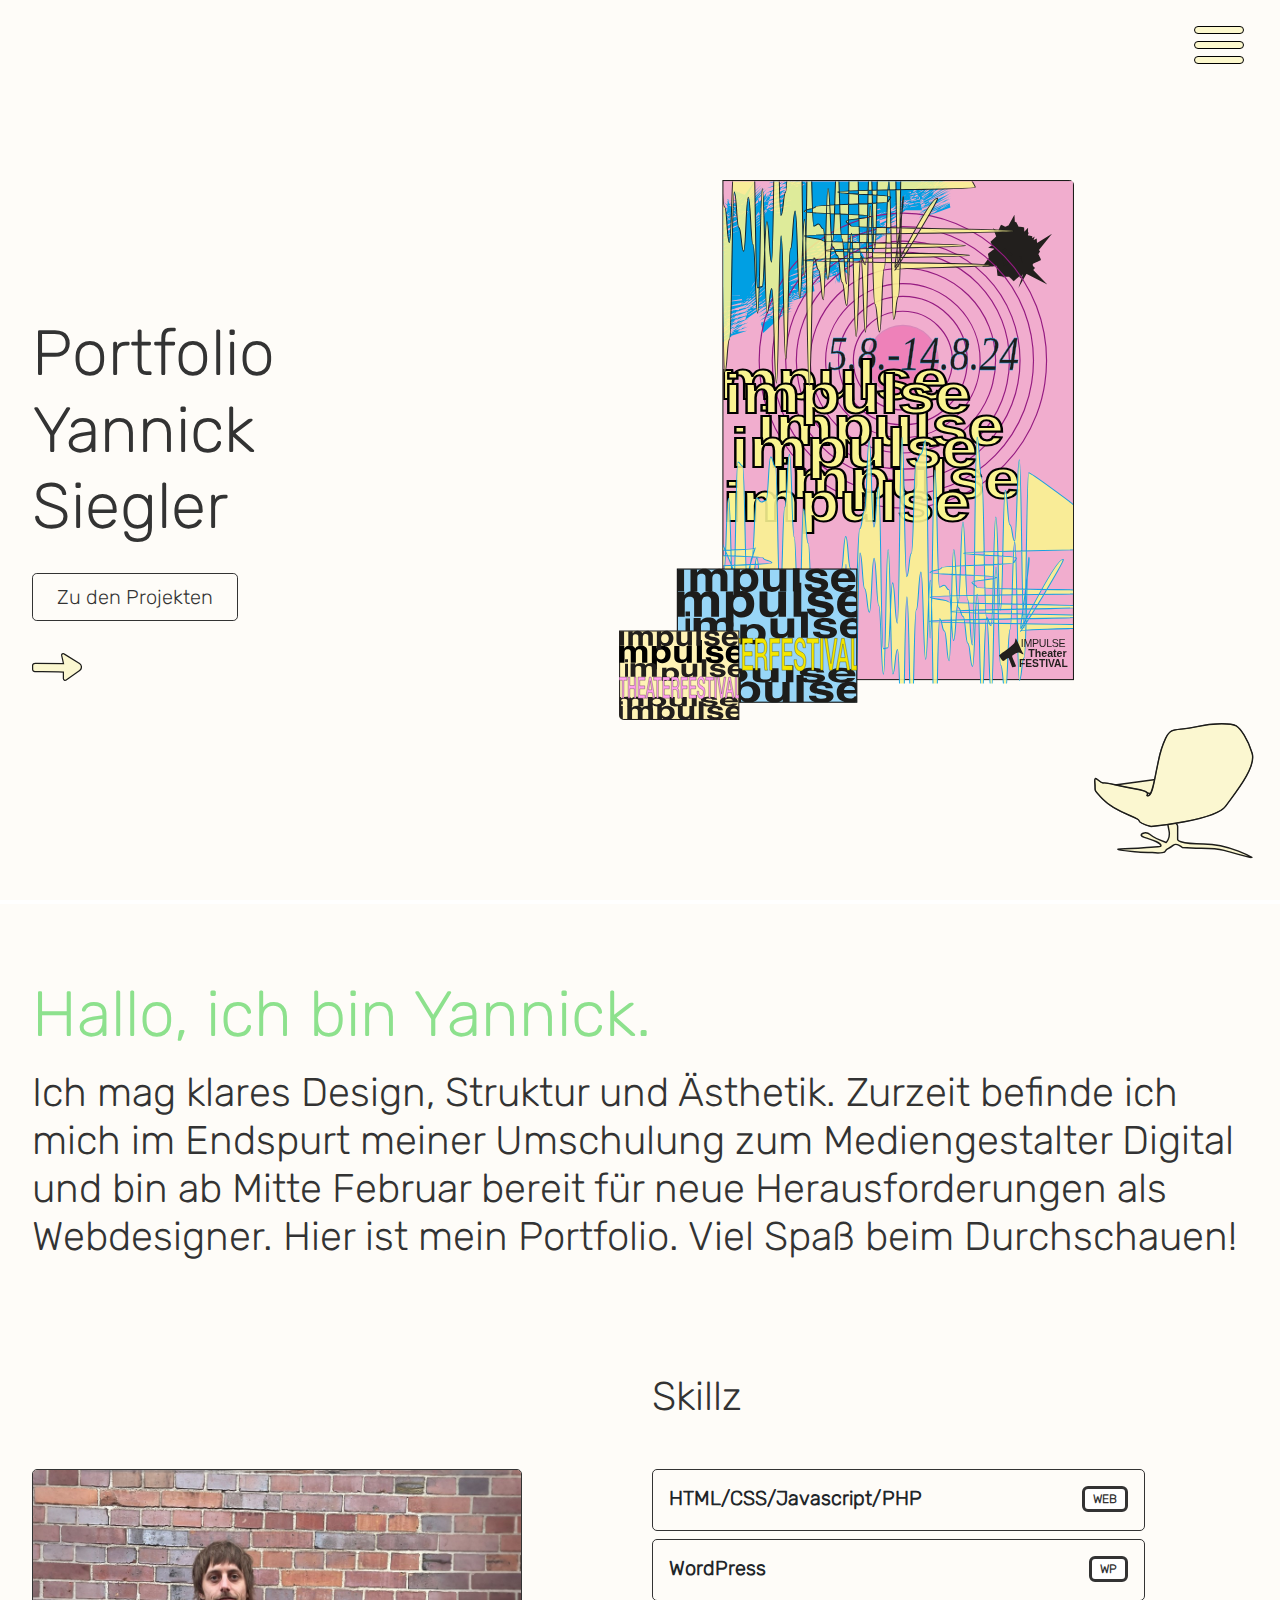
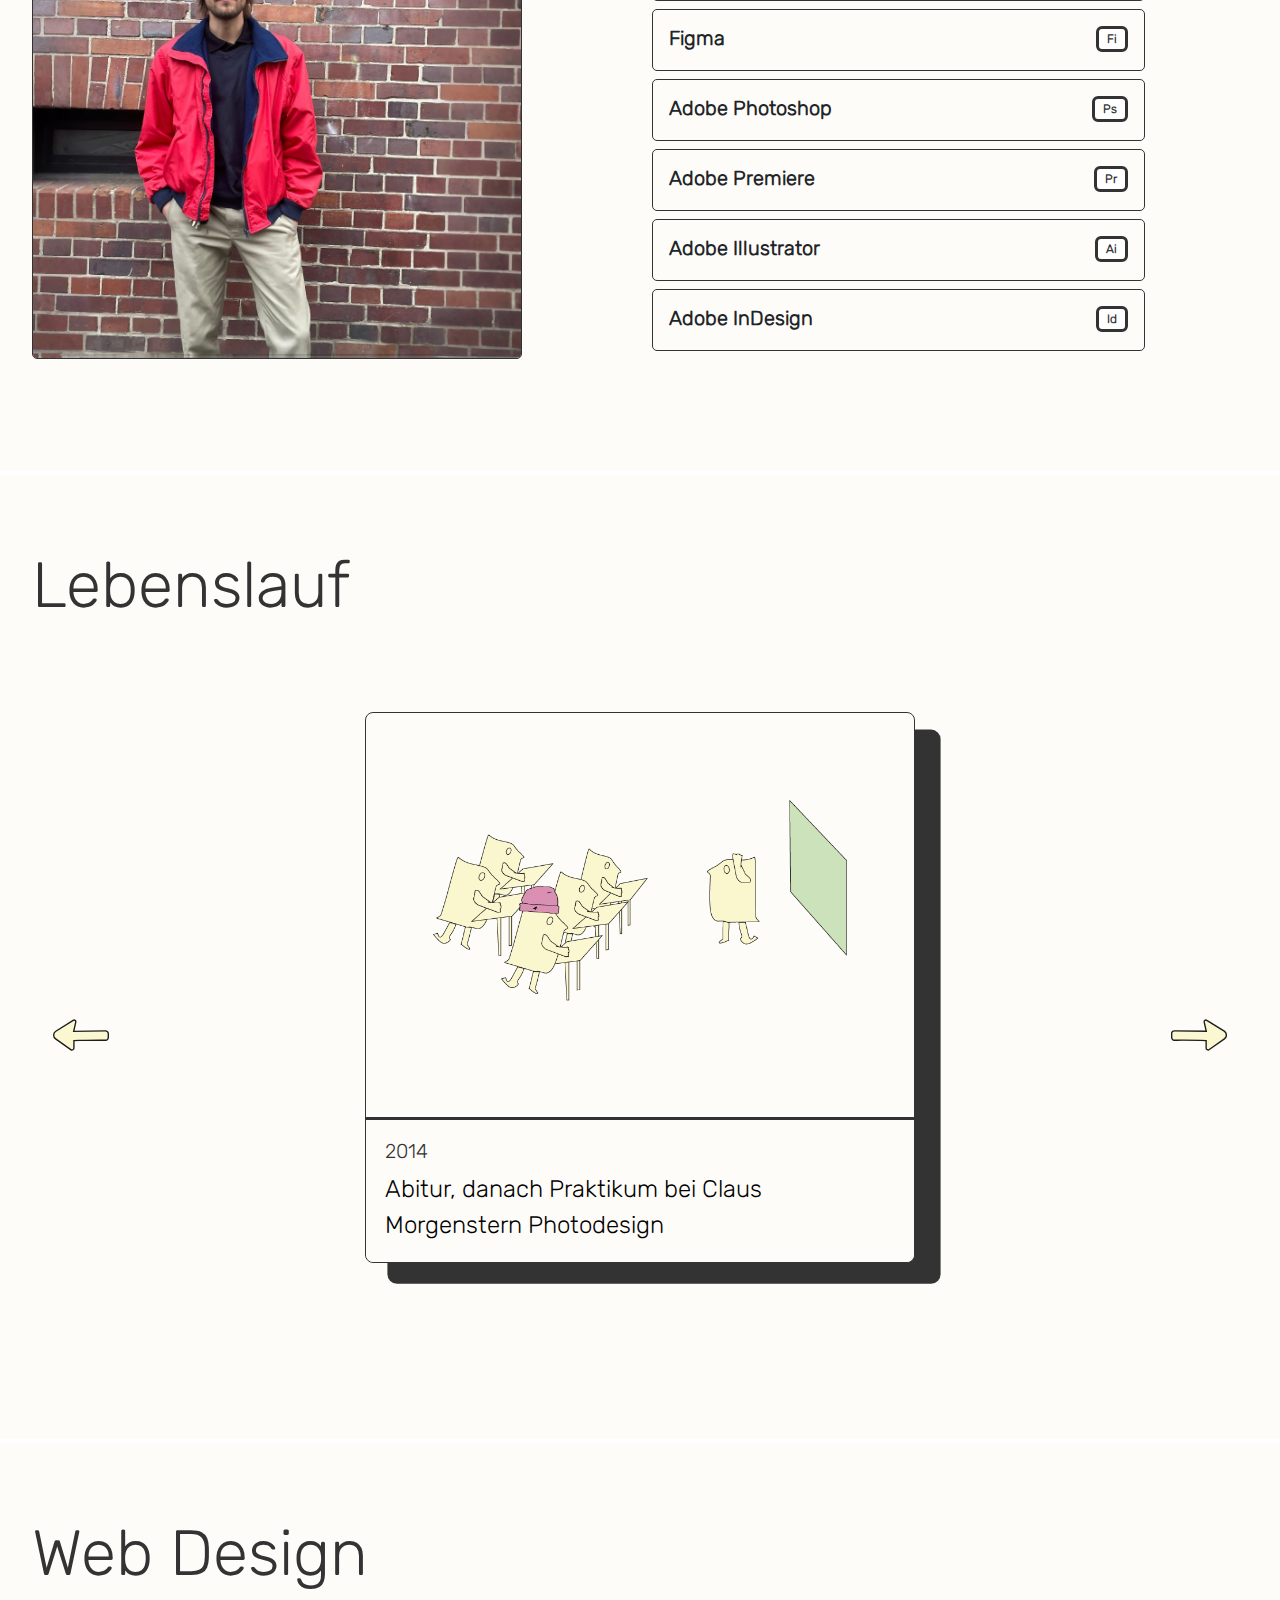
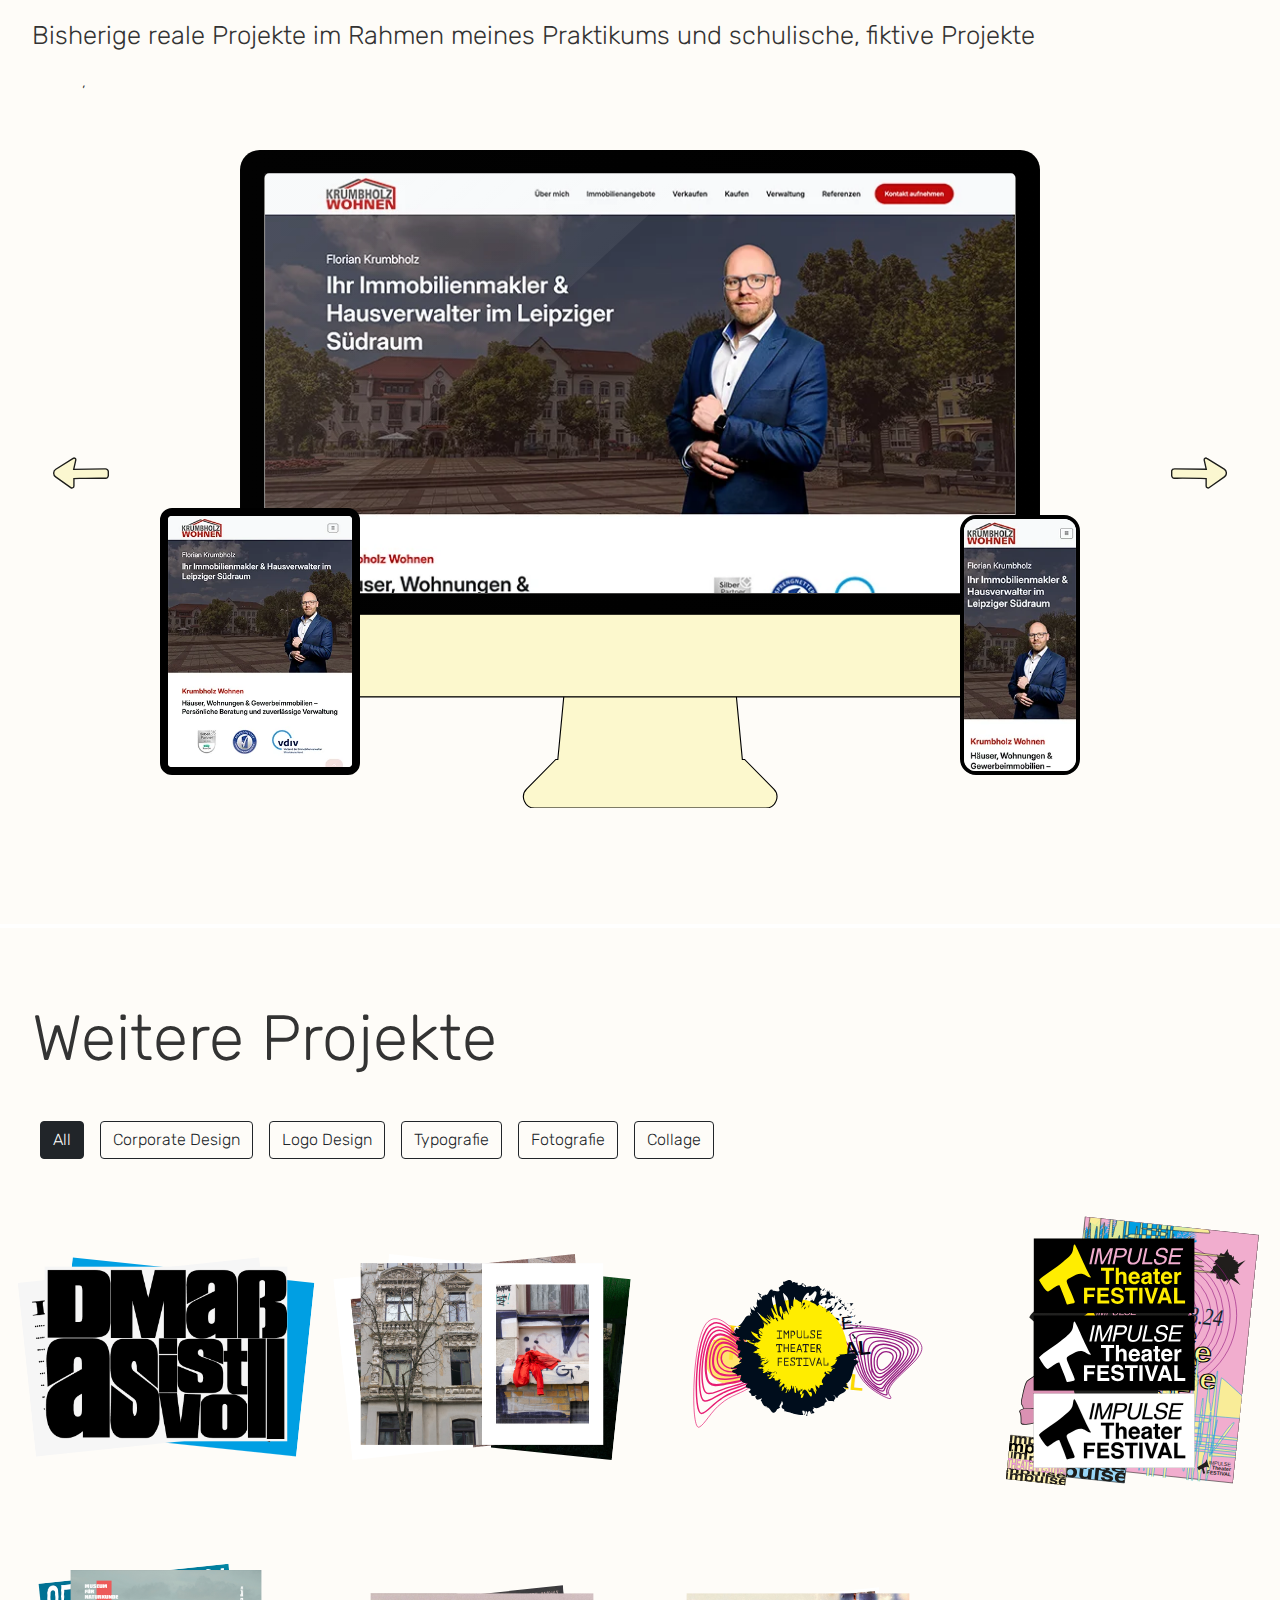
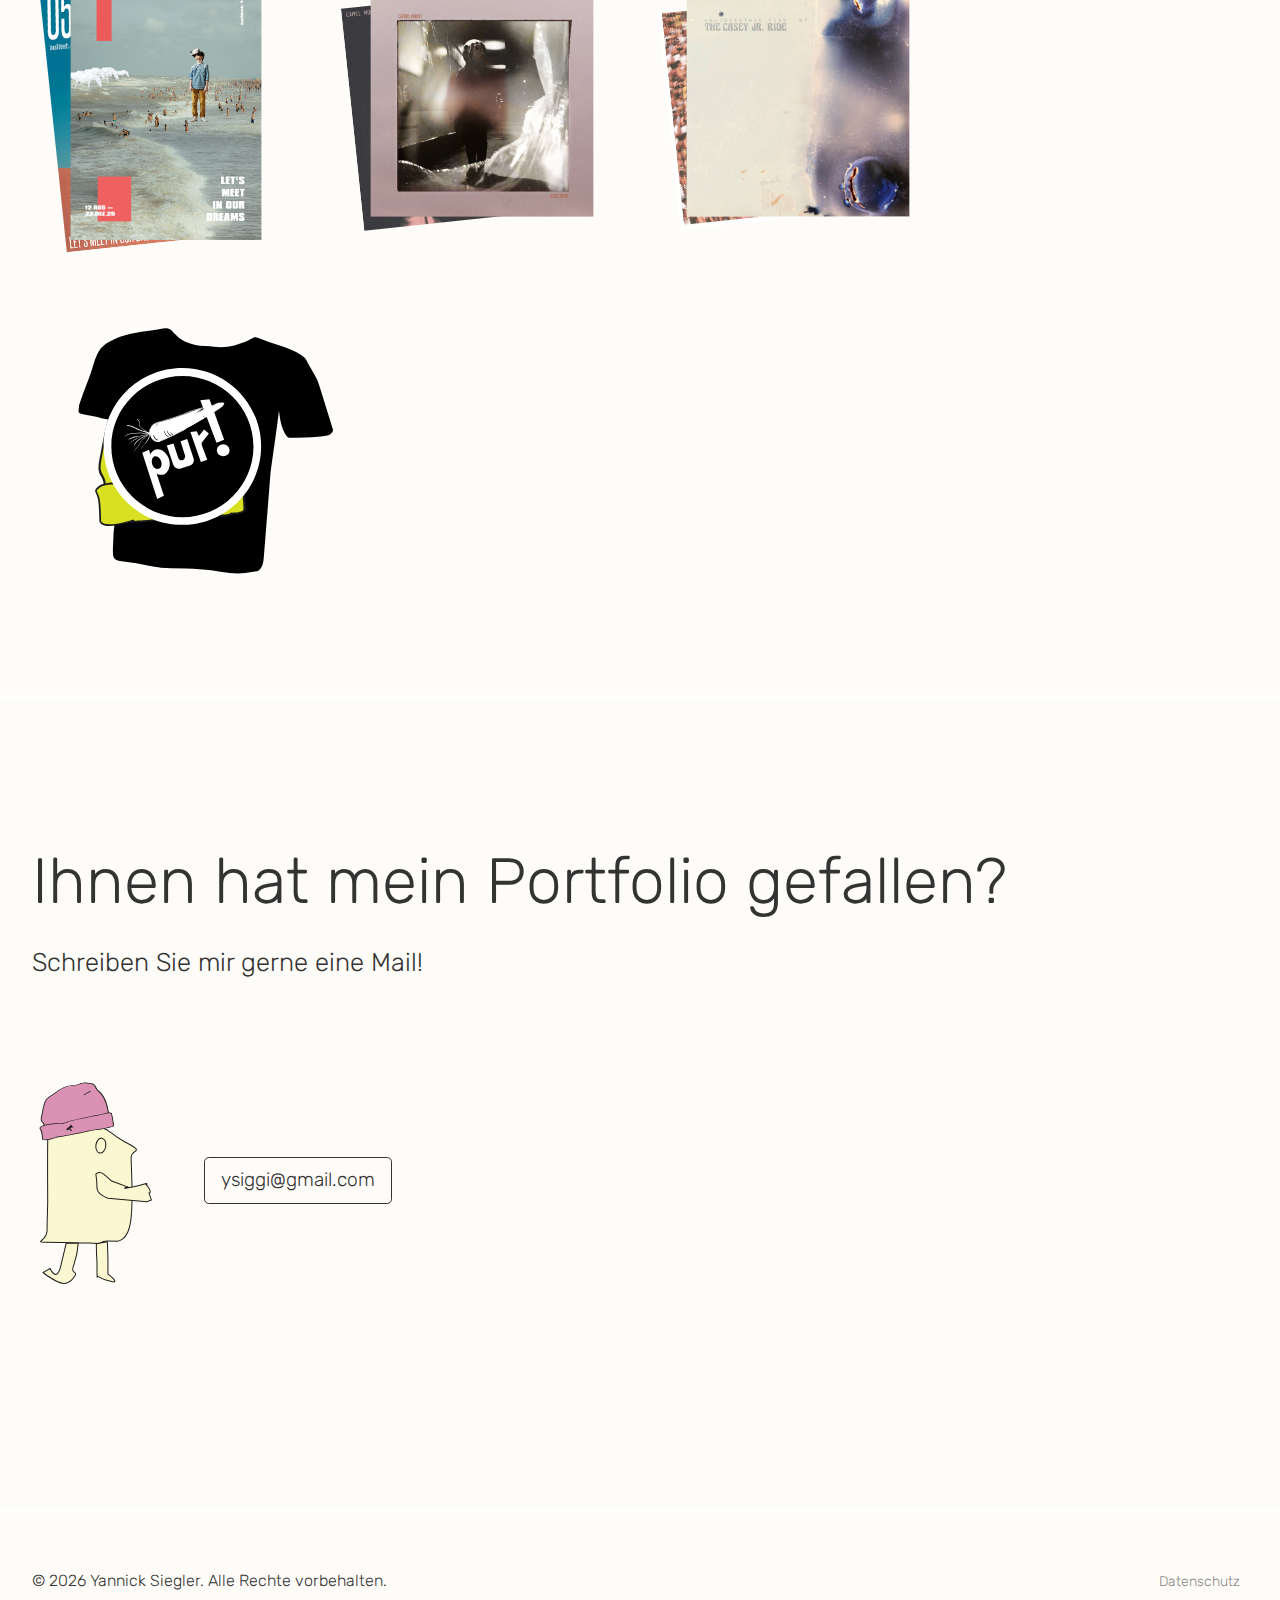
<file: index.html>
<!DOCTYPE html>
<html lang="de">

<head>
    <meta charset="UTF-8">
    <meta name="viewport" content="width=device-width, initial-scale=1.0">
    <meta name="description" content="">
    <title>Portfolio Yannick Siegler</title>


    <link href="assets/css/bootstrap.min.css" rel="stylesheet">
    <link rel="stylesheet" href="https://cdn.jsdelivr.net/npm/bootstrap-icons@1.10.5/font/bootstrap-icons.css">
    <link rel="stylesheet" href="css/style.css">
    <link rel="stylesheet" href="css/fontsundfarbe.css">
    <link rel="stylesheet" href="css/media.css">
    <link rel="stylesheet" href="css/nav.css">
    <link rel="stylesheet" href="css/mockup.css">
    <link rel="stylesheet" href="css/modal.css">
    <link rel="stylesheet" href="css/projekte.css">
    <link rel="stylesheet" href="css/header.css">
    <link rel="stylesheet" href="css/lebenslauf.css">
    <link rel="stylesheet" href="css/contact.css">
    

    <link rel="icon" type="image/png" href="favicon/favicon-96x96.png" sizes="96x96" />
    <link rel="icon" type="image/svg+xml" href="favicon/favicon.svg" />
    <link rel="shortcut icon" href="favicon/favicon.ico" />
    <link rel="apple-touch-icon" sizes="180x180" href="favicon/apple-touch-icon.png" />
    <meta name="apple-mobile-web-app-title" content="MyWebSite" />
    <link rel="manifest" href="favicon/site.webmanifest" />


</head>
<body> 
    <nav id="navId">
            <div id="icon">
                <span></span> 
                <span></span>
                <span></span>
            </div>
            <ul id="menue" class="d-flex navbar-nav">
                <li><a class="nav-link" href="#hallo">Hallo</a></li>
                <li><a class="nav-link" href="#lebenslauf">Lebenslauf</a></li>
                <li><a class="nav-link" href="#webdesign">Webdesign</a></li>
                <li><a class="nav-link" href="#weitere_projekte">Weitere Projekte</a></li>
                <li><a class="nav-link" href="#kontakt">Kontakt</a></li>
            </ul>
    </nav>
  
    <header id="hero" class=" mb-1 bg-light">
        <section class="container h-100">      
            <div class="row h-100 ">
                <div class="col-12 col-lg-4 h-100 mt-5 d-flex align-items-center justify-content-center justify-content-lg-start">
                    <div class=" text-start p-0 ">
                        <h1 class="display-3 fw-light mb-4">Portfolio <br> Yannick Siegler</h1>
                    
                        <div class="d-flex  flex-lg-column  align-items-start">
                            <a href="#webdesign" class="btn btn-lg btn-primary px-4 me-3 mt-1 mb-3">
                                Zu den Projekten
                            </a>
                            <img src="img/icons/arrows/front.svg" class="d-block pfeilunten img-fluid mt-3" style="width: 50px;" alt="Pfeil unten">
                        </div>
                    </div>
                </div>

                <div class="col-12 col-lg-8 h-100 p-0 ">
                    <div id="heroCarousel" class="carousel slide" data-bs-ride="carousel">
                        <div class="carousel-inner">
                    
                            <div class="carousel-item active">
                                <div class="slider-helper">
                                    <img src="img/impulse/poster_3.svg" alt="Poster Art">
                                </div>
                            </div>

                            <div class="carousel-item">
                                <div class="slider-helper">
                                       <img src="img/websites/freudenberg_sohn/hero_vorschau.webp" alt="Freudenberg & Sohn Website Mockup">
                                </div>
                            </div>

                            <div class="carousel-item">
                                <div class="slider-helper">
                                    <img src="img/traumplakate/traumplakat2_klein.webp" alt="Traumplakat">
                                </div>
                            </div>

                        </div> 
                    </div>
                </div>               
            </div>
        </section>
    </header>

    <main >

        <section id="hallo" class="py-5 bg-light">
            <div class="container pt-lg-4"> 
            
                    <div class="col-12 "> 
                        <h2 class="display-3 text-start text-gruen mb-3 ">Hallo, ich bin Yannick. </h2> 
                        
                        <p class="display-6  mb-">
                    
                            Ich mag klares Design, Struktur und Ästhetik. Zurzeit befinde ich mich im Endspurt meiner Umschulung zum Mediengestalter Digital und bin ab Mitte Februar bereit für neue Herausforderungen als Webdesigner.

                            Hier ist mein Portfolio. Viel Spaß beim Durchschauen!</p>
                                                
                    </div>

                <div class="row mt-5 py-lg-5 align-items-end">
                
                    <div class="col-lg-6 mb-5 mb-lg-2  ">
                                        
                        <img src="img/portrait/yannick.jpeg" 
                        class="img-fluid portrait" 
                        alt="Artist Photo" 
                        style=" max-height:490px; ">
            
                    </div>
                    <div class="col-lg-5 my-3">
                        <h3 class="text-start mb-xl-5 mb-3 display-6 ">Skillz</h3>

                        <ul class="list-group list-group-flush">
                            <li class="list-group-item d-flex justify-content-between align-items-start py-3">
                                <div>
                                    <h5 class="mb-1 fw-bold">HTML/CSS/Javascript/PHP</h5>
                                </div> 
                                <span class="badge rounded-pill">WEB</span>
                            </li>
                            <li class="list-group-item d-flex justify-content-between align-items-start py-3">
                                <div>
                                    <h5 class="mb-1 fw-bold">WordPress</h5>
                                </div> 
                                <span class="badge rounded-pill">WP</span>
                            </li>
                            <li class="list-group-item d-flex justify-content-between align-items-start py-3">
                                <div>
                                    <h5 class="mb-1 fw-bold">Figma</h5>
                                </div> 
                                <span class="badge rounded-pill">Fi</span>
                            </li>
                            <li class="list-group-item d-flex justify-content-between align-items-start py-3">
                                <div>
                                    <h5 class="mb-1 fw-bold">Adobe Photoshop</h5>
                                </div> 
                                <span class="badge rounded-pill">Ps</span>
                            </li>
                            <li class="list-group-item d-flex justify-content-between align-items-start py-3">
                                    <div>
                                    <h5 class="mb-1 fw-bold">Adobe Premiere</h5>
                                </div> 
                                <span class="badge  rounded-pill">Pr</span>
                            </li>
                            <li class="list-group-item d-flex justify-content-between align-items-start py-3">
                                    <div>
                                    <h5 class="mb-1 fw-bold">Adobe Illustrator</h5>
                                </div> 
                                <span class="badge  rounded-pill">Ai</span>
                            </li>
                            <li class="list-group-item d-flex justify-content-between align-items-start py-3">
                                    <div>
                                    <h5 class="mb-1 fw-bold">Adobe InDesign</h5>
                                </div>  
                                <span class="badge  rounded-pill">Id</span>
                            </li>
                            
                        </ul>
                
                    </div>
                </div>
            </div>
        </section>


        <section id="lebenslauf" class="my-1 py-5 bg-light">
                <div class="container pt-lg-4">
                    <h2 class="text-start display-3 pb-5">Lebenslauf </h2>
                    <div id="lebenslaufCarousel" class="carousel slide carousel-dark py-5" data-bs-ride="carousel">
                        <div class="carousel-inner">
                            <div class="carousel-item active">
                                <div class="d-flex justify-content-center">
                                    <div class="card border-0 cv-card">
                                        <img src="img/lebenslauf/v1.png" class="img-fluid" alt="Lebenslauf Station 1">
                                        <div class="card-body text-start">
                                            <h5 class="card-title ">2014</h5>
                                            <p class="card-text text-black ">
                                                Abitur, danach Praktikum bei
                                                Claus Morgenstern Photodesign</p>
                                        </div>
                                    </div>
                                </div>
                            </div>

                            <div class="carousel-item">
                                <div class="d-flex justify-content-center">
                                    <div class="card border-0 cv-card" >
                                        <img src="img/lebenslauf/v2.png" class="img-fluid" alt="Lebenslauf Station 2">
                                        <div class="card-body text-start">
                                            <h5 class="card-title ">seit 2015</h5>
                                            <p class="card-text">
                                                Freiberuflich als
                                                Fotograf/Fotoassistent</p>
                                        </div>
                                    </div>
                                </div>
                            </div>

                            <div class="carousel-item">
                                <div class="d-flex justify-content-center">
                                    <div class="card border-0 cv-card">
                                        <img src="img/lebenslauf/v3.png" class="img-fluid" alt="Lebenslauf Station 3">
                                        <div class="card-body text-start">
                                            <h5 class="card-title">2016-2020</h5>
                                                   <p class="card-text">
                                                Div. Bandprojekte, wie
                                                The Casey Jr. Ride,
                                                Camel Moon</p>
                                         
                                        </div>
                                    </div>
                                </div>
                            </div>

                            <div class="carousel-item">
                                <div class="d-flex justify-content-center">
                                    <div class="card border-0 cv-card">
                                        <img src="img/lebenslauf/v4.png" class="img-fluid" alt="Lebenslauf Station 4">
                                        <div class="card-body text-start">
                                            <h5 class="card-title">2020-2023</h5>
                                                   <p class="card-text">
                                                Studium Architektur, später
                                                Innenarchitektur an der Hochschule
                                                Darmstadt</p>
                                             
                                        </div>
                                    </div>
                                </div>
                            </div>
                            <div class="carousel-item">
                                <div class="d-flex justify-content-center">
                                    <div class="card border-0 cv-card" >
                                        <img src="img/lebenslauf/v5.png" class="img-fluid" alt="Lebenslauf Station 5">
                                        <div class="card-body text-start">
                                            <h5 class="card-title">seit 2020</h5>
                                               <p class="card-text">
                                                Tätig als Fahrrad-Kurier</p>
                                            
                                        </div>
                                    </div>
                                </div>
                            </div>
                            <div class="carousel-item">
                                <div class="d-flex justify-content-center">
                                    <div class="card border-0 cv-card" >
                                        <img src="img/lebenslauf/v6.png" class="img-fluid" alt="Lebenslauf Station 6">
                                        <div class="card-body text-start">
                                            <h5 class="card-title">seit 2015</h5>
                                                <p class="card-text">
                                                Restaurierung eines 70er
                                                    Jahre Bungalows</p>
                                         
                                        </div>
                                    </div>
                                </div>
                            </div>
                            <div class="carousel-item">
                                <div class="d-flex justify-content-center">
                                    <div class="card border-0 cv-card" >
                                        <img src="img/lebenslauf/v7.png" class="img-fluid" alt="Lebenslauf Station 7">
                                        <div class="card-body text-start">
                                            <h5 class="card-title">seit März 2024</h5>
                                                <p class="card-text">
                                                Umschulung zum
                                                Mediengestalter Digital
                                                bei cimdata</p>
                                        </div>
                                    </div>
                                </div>
                            </div>
                  
                        </div>

                        <button class="carousel-control-prev custom-arrows" type="button" data-bs-target="#lebenslaufCarousel" data-bs-slide="prev">
                            <span class="carousel-control-prev-icon" aria-hidden="true"></span>
                            <span class="visually-hidden">Previous</span>
                        </button>
                        <button class="carousel-control-next custom-arrows" type="button" data-bs-target="#lebenslaufCarousel" data-bs-slide="next">
                            <span class="carousel-control-next-icon" aria-hidden="true"></span>
                            <span class="visually-hidden">Next</span>
                        </button>
               
                    </div>
                </div>
               
        </section>

        <section id="webdesign" class="py-5 my-0 bg-light">
            <div class="container pt-lg-4">

                <h2 class="text-start mb-4 display-3 fw-light">Web Design</h2>
                <p class="display-7">Bisherige reale Projekte im Rahmen meines Praktikums und schulische, fiktive Projekte</p>

                <div id="projectSlider" class="carousel slide mockup-carousel-container" data-bs-interval="false">
                    <div class="carousel-inner">

                        <div class="carousel-item active">
                            <div class="d-flex align-items-center justify-content-center py-5">
                                <div class="mockup-wrapper">
                                    <div class="desktop-stack">
                                        <div class="monitor-screen">
                                            <img src="img/websites/krumbholz/krumbholz-wohnen_desktop.webp" alt="Desktop B">
                                        </div>
                                        <img src="img/websites/SVG/mac.svg" class="monitor-frame" alt="Frame">
                                    </div>
                                    <div class="phone-mockup d-none d-md-block">
                                        <img src="img/websites/krumbholz/krumbholz-wohnen_phone.webp" alt="Mobile B">
                                    </div>
                                    <div class="tablet-mockup d-none d-md-block">
                                        <img src="img/websites/krumbholz/krumbholz-wohnen_ipad.webp" alt="Tablet B">
                      ‚             </div>
                                    <!-- für mobile ansicht -->
                                    <div class="phone-mockup d-block d-md-none">
                                        <img src="img/websites/krumbholz/krumbholz-wohnen_phone_preview.webp" alt="Mobile B">
                                    </div>
                                    <div class="tablet-mockup d-block d-md-none">
                                        <img src="img/websites/krumbholz/krumbholz-wohnen_ipad_preview.webp" alt="Tablet B">
                                    </div>
                                </div>
                            </div>
                        </div>

                        <div class="carousel-item">
                            <div class="d-flex align-items-center justify-content-center py-5">
                                <div class="mockup-wrapper">
                                    <div class="desktop-stack">
                                        <div class="monitor-screen">
                                            <img src="img/websites/freudenberg_sohn/freudenberg_sohn_desktop.webp" alt="Desktop">
                                        </div>
                                            <img src="img/websites/SVG/mac.svg" class="monitor-frame" alt="Frame">
                                    </div>

                                    <div class="phone-mockup d-none d-md-block">
                                        <img src="img/websites/freudenberg_sohn/freudenberg_sohn_mobil.webp" alt="Mobile">
                                    </div>

                                    <div class="tablet-mockup d-none d-md-block">
                                        <img src="img/websites/freudenberg_sohn/freudenberg_sohn_ipad.webp" alt="Tablet">
                                    </div>
                                    <!-- für mobile ansicht -->
                                    <div class="phone-mockup d-block d-md-none">
                                        <img src="img/websites/freudenberg_sohn/freudenberg_sohn_mobil_preview.webp" alt="Mobile">
                                    </div>
                                  
                                     <div class="tablet-mockup d-block d-md-none">
                                        <img src="img/websites/freudenberg_sohn/freudenberg_sohn_ipad_preview.webp" alt="Tablet">
                                    </div>
                                
                                
                                </div>
                            </div>
                        </div>‚

                        <div class="carousel-item">
                            <div class="d-flex align-items-center justify-content-center py-5">
                                <div class="mockup-wrapper">
                                    <div class="tablet-mockup-quer">
                                        <img src="img/websites/webapp/webapp.webp" alt="Tablet B">
                                    </div>
                                </div>
                            </div>
                        </div>

                        <div class="carousel-item">
                            <div class="d-flex align-items-center justify-content-center py-5">
                                <div class="mockup-wrapper">
                                    <div class="tablet-mockup-quer">
                                        <video class="desktop lazy-video" loop muted playsinline webkit-playsinline poster="video/schrot-poster.webp">
                                            <source data-src="video/schrot.mp4" type="video/mp4">
                                        </video>
                                    </div>
                                </div>
                            </div>
                        </div>

                        <div class="carousel-item">
                            <div class="d-flex align-items-center justify-content-center py-5">
                                <div class="mockup-wrapper">
                                    
                                    <div class="desktop-stack">
                                        <div class="monitor-screen">
                                            <video class="desktop lazy-video" loop muted playsinline webkit-playsinline poster="video/skiweb-poster.webp">
                                                <source data-src="video/skiweb_mac.mp4" type="video/mp4">
                                                Your browser does not support the video tag.
                                            </video>
                                        </div>
                                        <img src="img/websites/SVG/mac.svg" class="monitor-frame" alt="Frame">
                                    </div>

                                    <div class="phone-mockup">
                                        <video class="mobil lazy-video" loop muted playsinline webkit-playsinline poster="video/skiweb-mobile-poster.webp">
                                            <source data-src="video/skiweb_handy.mp4" type="video/mp4">
                                            Your browser does not support the video tag.
                                        </video>
                                    </div>

                                </div>
                            </div>
                        </div>

                    </div>

                    <button class="carousel-control-prev custom-arrows" type="button" data-bs-target="#projectSlider" data-bs-slide="prev">
                        <span class="carousel-control-prev-icon" aria-hidden="true"></span>
                        <span class="visually-hidden">Zurück</span>
                    </button>
                    <button class="carousel-control-next custom-arrows" type="button" data-bs-target="#projectSlider" data-bs-slide="next">
                        <span class="carousel-control-next-icon" aria-hidden="true"></span>
                        <span class="visually-hidden">Weiter</span>
                    </button>

                </div>
            </div>
        </section>

        <section id="weitere_projekte" class="py-5 my-1 bg-light">
            <div class="container py-lg-4">

                <h2 class="text-start mb-4 display-3 fw-light pb-xl-3">Weitere Projekte</h2>

                <div class="d-flex justify-content-start mb-4 flex-wrap">
                    <button type="button" class="btn btn-outline-dark mx-2 my-1 active" data-filter="all">All</button>
                    <button type="button" class="btn btn-outline-dark mx-2 my-1" data-filter="corporate">Corporate Design</button>
                    <button type="button" class="btn btn-outline-dark mx-2 my-1" data-filter="logodesign">Logo Design</button>
                    <button type="button" class="btn btn-outline-dark mx-2 my-1" data-filter="typografie">Typografie</button>
                    <button type="button" class="btn btn-outline-dark mx-2 my-1" data-filter="fotografie">Fotografie</button>
                
                    <button type="button" class="btn btn-outline-dark mx-2 my-1" data-filter="collage">Collage</button>
                </div>

                <div class="row gx-5" id="gallery-items">
                    
                    <div class="col-lg-3 col-md-4 col-sm-6 mb-4 gallery-item typografie btn" 
                        data-bs-toggle="modal" data-bs-target="#artworkModal"
                        data-title="Typo-Postkarten"
                        data-medium="Typografie, 2024"
                        data-description="Eine Reihe von typografischen Postkarten"
                        data-images-carousel='["img/postkarten/1.png", "img/postkarten/2.png", "img/postkarten/3.png", "img/postkarten/4.png", "img/postkarten/5.png"]'>
                        <div class="card">
                            <img src="img/postkarten/1.png" class="img-fluid" alt="Das Maß ist voll Postkarte ">
                                <img src="img/postkarten/2.png" class="img-fluid" alt="Postkarte 2">
                                    <img src="img/postkarten/3.png" class="img-fluid" alt="Postkarte 3">
                
                        </div>
                    </div>

                    <div class="col-lg-3 col-md-4 col-sm-6 mb-4 gallery-item fotografie btn" 
                        data-bs-toggle="modal" data-bs-target="#artworkModal"
                        data-title="Cake Walk 2025"
                        data-medium="Digitale Fotografie, 2025"
                        data-description="Fotoserie im Rahmen eines Schulprojektes"
                        data-images-carousel='["img/fotoleipzig/fotoweb.jpg", "img/fotoleipzig/fotoweb2.jpg", "img/fotoleipzig/fotoweb3.jpg", "img/fotoleipzig/fotoweb4.jpg", "img/fotoleipzig/fotoweb5.jpg", "img/fotoleipzig/fotoweb6.jpg"]'>
                        <div class="card">
                            <img src="img/fotoleipzig/fotoweb.jpg" class="img-fluid" alt="Fotografie 1">
                            <img src="img/fotoleipzig/fotoweb2.jpg" class="img-fluid" alt="Fotografie 2">
                                <img src="img/fotoleipzig/fotoweb3.jpg" class="img-fluid" alt="Fotografie 3">
                                
                        </div>
                    </div>

                    <div class="col-lg-3 col-md-4 col-sm-6 mb-4 logodesign gallery-item btn" 
                        data-bs-toggle="modal" data-bs-target="#artworkModal"
                        data-title="Logo Design Impulse Theater Festival"
                        data-medium="Logo Design 2024"
                        data-description="Verschiedene Logo Entwürfe für das Impulse Theater Festival"
                        data-images-carousel='["img/logos/logo.svg", "img/logos/logo1.svg", "img/logos/logo2.svg", "img/logos/logo4.svg", "img/logos/logo5.svg"]'>
                        <div class="card">
                            <img src="img/logos/logo.svg" class="img-fluid" alt="Logo Variante 1">
                                <img src="img/logos/logo1.svg" class="img-fluid" alt="Logo Variante 2">
                                <img src="img/logos/logo2.svg" class="img-fluid" alt="Logo Variante 3">
                        </div>
                    </div>
                    

                    <div class="col-lg-3 col-md-4 col-sm-6 mb-4 gallery-item logodesign corporate btn " 
                        data-bs-toggle="modal" data-bs-target="#artworkModal"
                        data-title="Logo Impulse Theater Festival"
                        data-medium="Logo Design, 2024"
                        data-description="Logo Design für das Impulse Theater Festival"
                        data-images-carousel='["img/impulse/logos.svg","img/impulse/impulse_merch.svg","img/impulse/poster.svg"]'>
                        <div class="card">
                            <img src="img/impulse/logos.svg" class="img-fluid" alt="Logodesign Impulse Theater Fetsival">
                            <img src="img/impulse/impulse_merch.svg" class="img-fluid" alt="Merch Impulse Theater Fetsival">
                            <img src="img/impulse/poster_3.svg" class="img-fluid" alt="Poster Impulse Theater Fetsival">
                        </div>
                    </div>
                    <div class="col-lg-3 col-md-4 col-sm-6 mb-4 gallery-item collage object-fit-cover" 
                        data-bs-toggle="modal" data-bs-target="#artworkModal"
                        data-title="Traum Plakate"
                        data-medium="Collage, 2024"
                        data-description="Plakat Design im Rahmen eines Schulprojektes"
                        data-images-carousel='["img/traumplakate/traumplakat_2.webp","img/traumplakate/traumplakat_1.webp"]'>
                        <div class="card">
                            <img src="img/traumplakate/traumplakat_2.webp" class="img-fluid" alt="Traum Plakate">
                            <img src="img/traumplakate/traumplakat_1.webp" class="img-fluid" alt="Traum Plakate">
                        </div>
                    </div>
            
                    <div class="col-lg-3 col-md-4 col-sm-6 mb-4 gallery-item fotografie object-fit-cover" 
                        data-bs-toggle="modal" data-bs-target="#artworkModal"
                        data-title="Cover Design"
                        data-medium="Album Cover Design, 2023"
                        data-description="Design für die Singles 'Children' und 'The World Dosen't Need You Anyway' von Camel Moon "
                        data-images-carousel='["img/artsy/childrencover.jpg","img/artsy/theworldcover.jpg"]'>
                        <div class="card">
                            <img src="img/artsy/childrencover.jpg" class="img-fluid" alt="Cover Design Camel Moon's Single Children">
                            <img src="img/artsy/theworldcover.jpg" class="img-fluid" alt="Cover Design Camel Moon's Single TWDNA ">
                        </div>
                    </div>

                <div class="col-lg-3 col-md-4 col-sm-6 mb-4 gallery-item fotografie object-fit-cover" 
                    data-bs-toggle="modal" data-bs-target="#artworkModal"
                    data-title="Abstrakte Fotografie"
                    data-medium="Analoge Fotografie, 2015"
                    data-description="Analoge Fotografie für die Band 'The Casey Jr. Ride'"
                    data-images-carousel='["img/cover/cover_1.jpeg","img/cover/helio.jpg"]'>
                    <div class="card">
                        <img src="img/cover/cover_1.jpeg" class="img-fluid" alt="Cover Error 404 by The Casey Jr Ride">
                         <img src="img/cover/helio.jpg" class="img-fluid" alt="Cover Heliocentric View by The Casey Jr Ride">
                    </div>
                    </div>
                </div> 
                <div class="col-lg-3 col-md-4 col-sm-6 mb-4 gallery-item logodesign object-fit-cover" 
                    data-bs-toggle="modal" data-bs-target="#artworkModal"
                    data-title="Logo Entwurf Pur-Biomarkt"
                    data-medium="Logo Design, 2024"
                    data-description="Logo Design im Rahmen eines Schulprojektes"
                    data-images-carousel='["img/pur/purlogo.svg","img/pur/biobeanie.svg","img/pur/bioshirt.svg","img/pur/shirtfront.svg","img/pur/shirtback.svg"]'>
                    <div class="card">
                        <img src="img/pur/purlogo.svg" class="img-fluid" alt="Pur Bio Markt Logo">
                        <img src="img/pur/biobeanie.svg" class="img-fluid" alt="Pur Bio Markt Logo Beanie">
                        <img src="img/pur/shirtback.svg" class="img-fluid" alt="Pur Bio Markt Logo Shirt">
                    </div> 
                </div>
                   
                </div> 
            </div> 
        </section>

        <section id="kontakt" class=" vh-90 py-5  bg-light">
            <div class="container pt-lg-5">
                    <h2 class="text-start mb-4 display-3 fw-light pt-5">Ihnen hat mein Portfolio gefallen?</h2>
                    <p class="display-7">  Schreiben Sie mir gerne eine Mail!</p>

                    <div class="mt-5 pt-5 ">
                        <img src="img/SVG/ich_stehend.svg" width="120px" class="img-fluid me-lg-5" alt="Mail Icon">
                            
                        <div class="contact">
                            <a href="mailto:ysiggi@gmail.com" class="btn btn-lg btn-primary ">ysiggi@gmail.com</a>
                        </div>

                    </div>   
            </div>
        </section>

    </main>

    <footer class="bg-light mt-1 text-white-50 py-5">
        <div class="container text-center text-md-start">
            <div class="row align-items-end py-2">
                <div class="col-md-6 text-center text-md-start mb-2 mb-md-0">
                    &copy; 2026 Yannick Siegler. Alle Rechte vorbehalten.
                </div>
                <div class="col-md-6 text-center text-md-end">
                    <a href="datenschutz.html" class="text-black-50 mx-2 text-decoration-none small">Datenschutz</a>
                </div>
            </div>
        </div>
    </footer>

    <div class="modal fade" id="artworkModal" tabindex="-1" aria-labelledby="artworkModalLabel" aria-hidden="true">
        <div class="modal-dialog modal-fullscreen">
            <div class="modal-content border-0 shadow-none bg-black"> 
                
                <div class="modal-header border-0 p-3" style="z-index: 99999; position: absolute; right: 0; width: auto;">
                    <button type="button" class="btn-close btn-close-white p-5 rounded-circle shadow-sm" data-bs-dismiss="modal" aria-label="Close" style="opacity: 1;"></button>
                </div>

                <div class="modal-body p-0"> 
                    <div class="row h-100 m-0"> 
                    
                        <div class="col-lg-4 p-5 h-100 d-flex flex-column justify-content-center bg-black text-white" style="overflow-y: auto; border-right: 1px solid #333;">
                            <h4 class="mt-3 pt-5 pt-lg-0 mt-md-0 display-6 fw-bold" id="modalArtworkTitle">Artwork Title</h4>
                            <p class="text-secondary mb-4 lead" id="modalArtworkMedium">Medium, Year</p>
                            
                            <hr class="my-0 my-lg-3" style="border-color: #555;">
                            
                            <p id="modalArtworkDescription" class="lead fs-6 mt-2 mt-lg-0" style="color: #ccc;">
                                Description...
                            </p>
                            
                            <hr class="my-0" style="border-color: #555;">
                        
                        </div>

                        <div class="col-lg-8 p-0 h-100 bg-black d-flex align-items-center justify-content-center">
                            
                            <div id="artworkCarousel" class="carousel slide h-100 w-100" data-bs-interval="false">
                                
                                <div class="carousel-inner h-100" id="modalCarouselInner">
                                    </div>

                                
                                <button class="carousel-control-prev" type="button" data-bs-target="#artworkCarousel" data-bs-slide="prev">
                                    <span class="carousel-control-prev-icon" aria-hidden="true"></span>
                                    <span class="visually-hidden">Previous</span>
                                </button>
                                <button class="carousel-control-next" type="button" data-bs-target="#artworkCarousel" data-bs-slide="next">
                                    <span class="carousel-control-next-icon" aria-hidden="true"></span>
                                    <span class="visually-hidden">Next</span>
                                </button>
                            </div> 
                        </div> 

                    </div>      
                </div>
            </div>
        </div>
    </div>

    <a href="#kontakt"><figure id="myselfId" ></figure></a>
    <figure id="sesselId" ><img src="img/SVG/sessel.svg" alt="Sessel"> </figure>

    <script src="assets/js/bootstrap.bundle.min.js"></script>
    <script src="js/menu.js"></script>
    <script src="js/galerien.js"></script>
    <script src="js/video.js"></script>
    

</body>
</html>
</file>
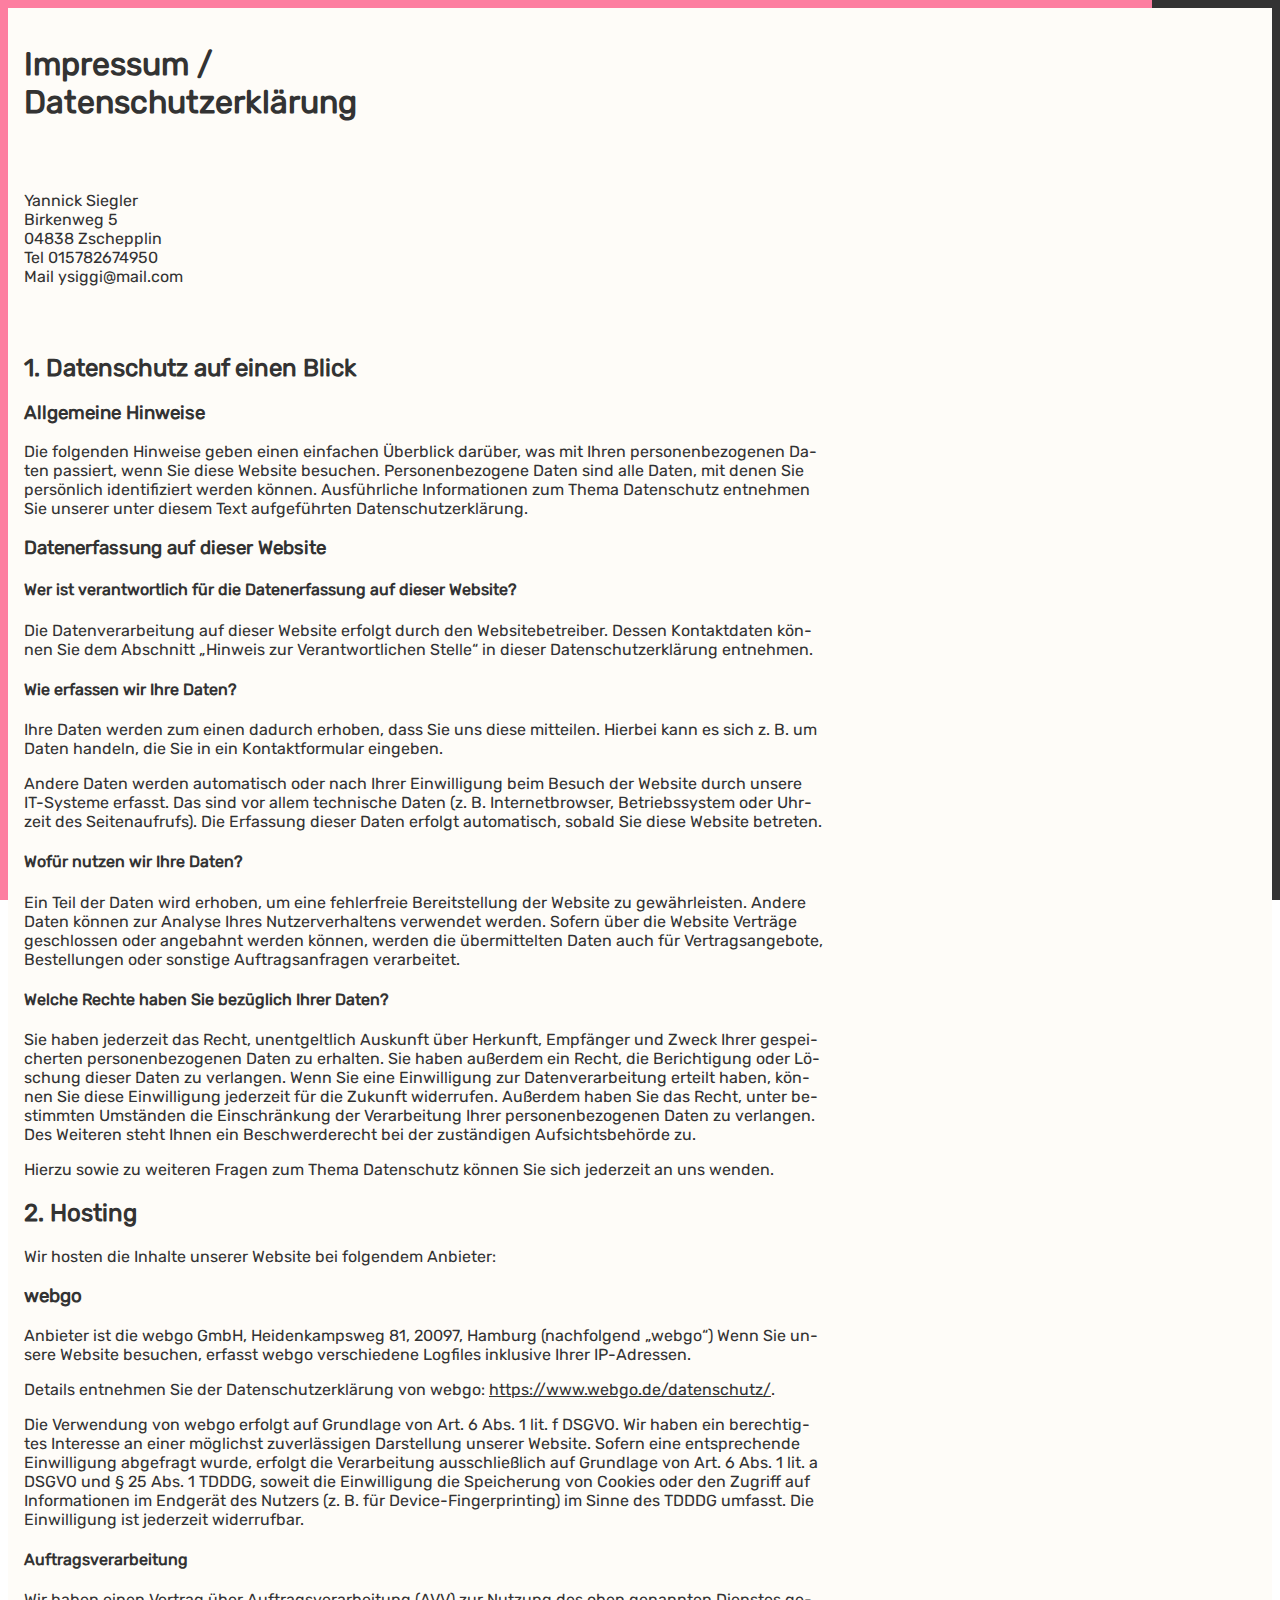
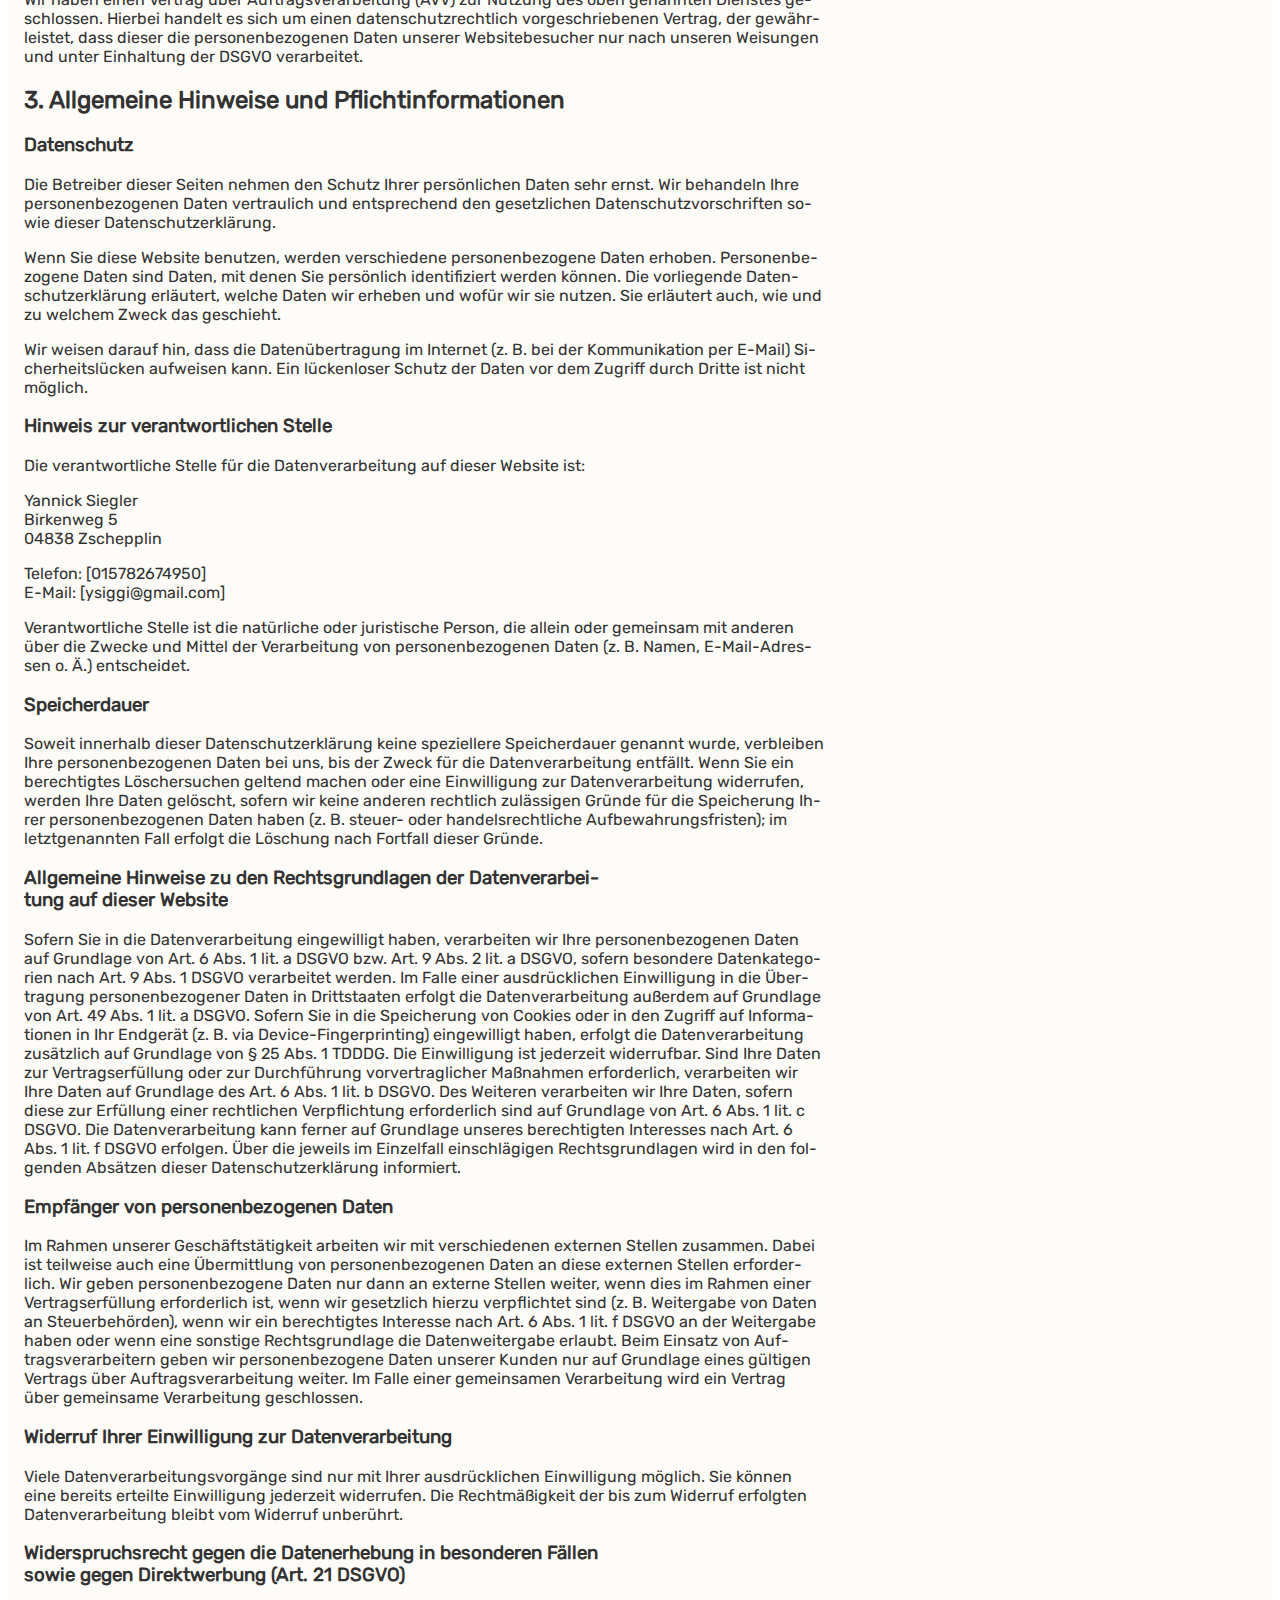
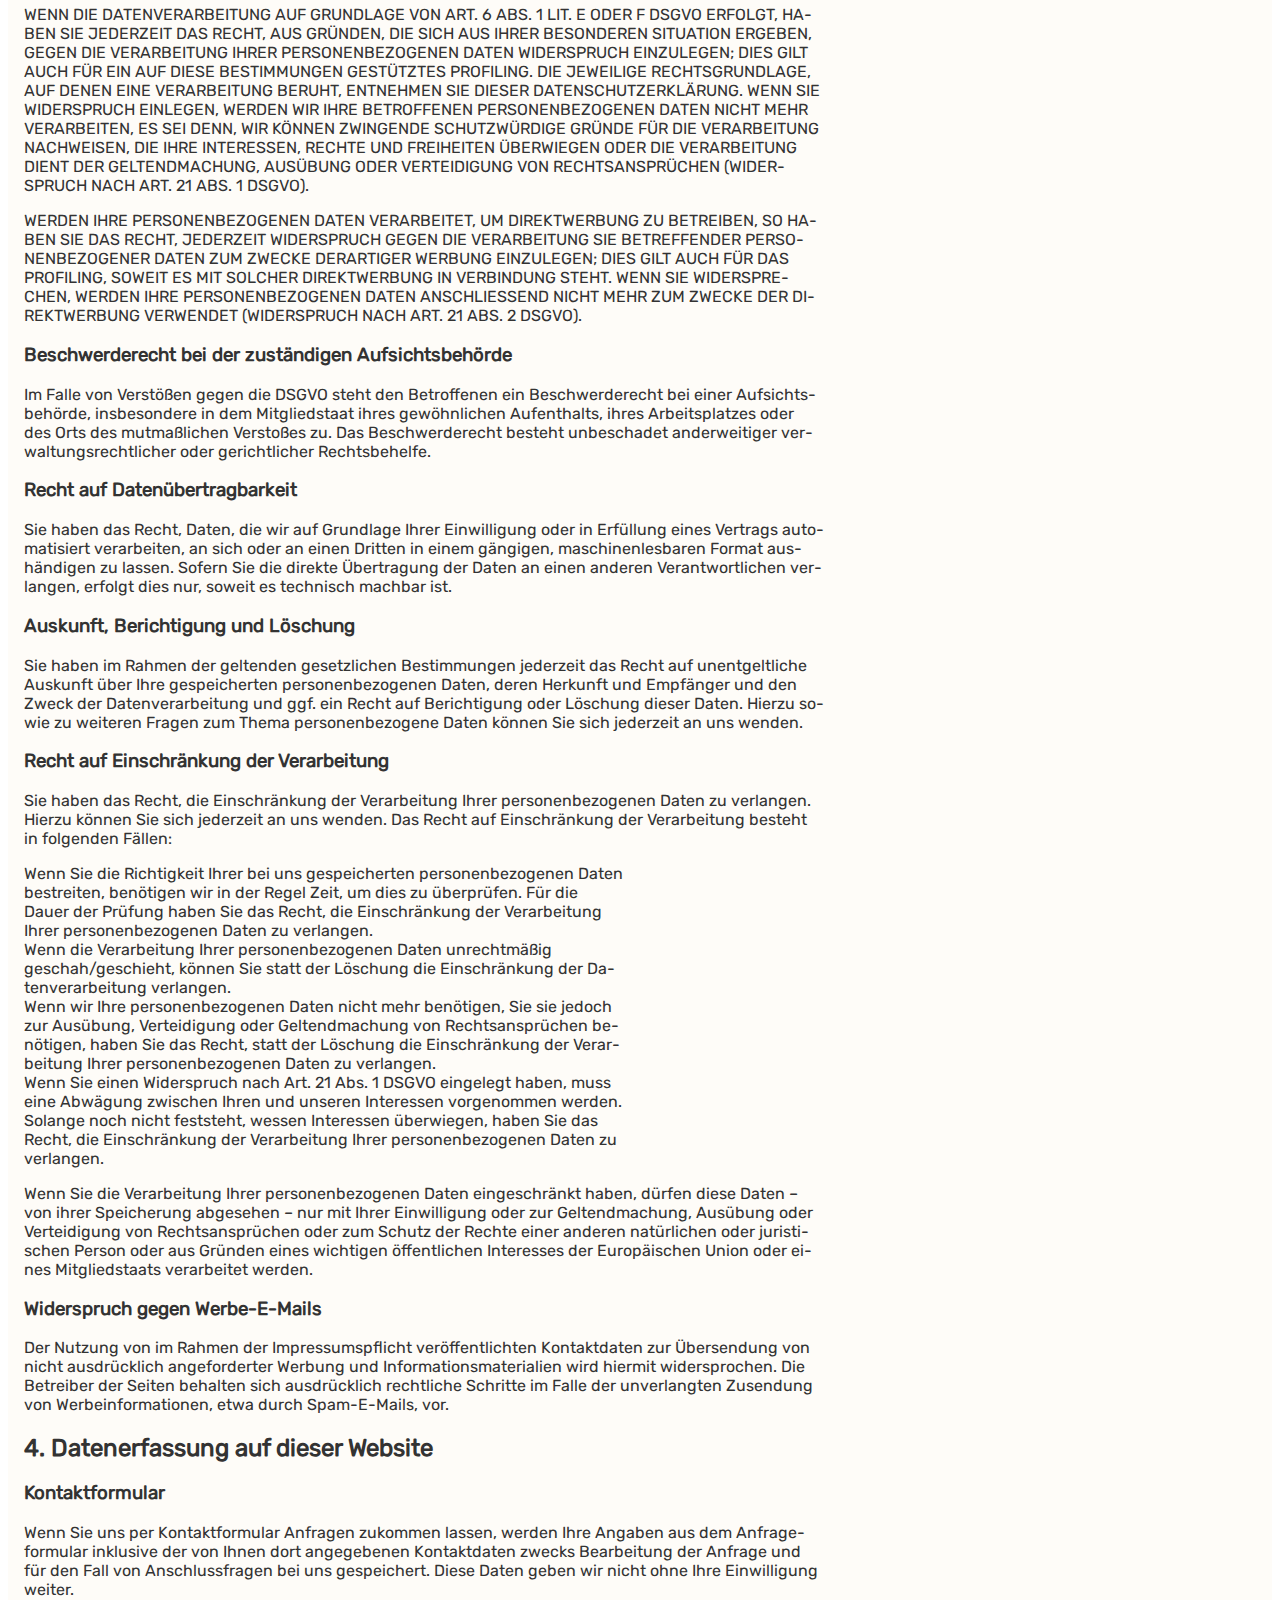
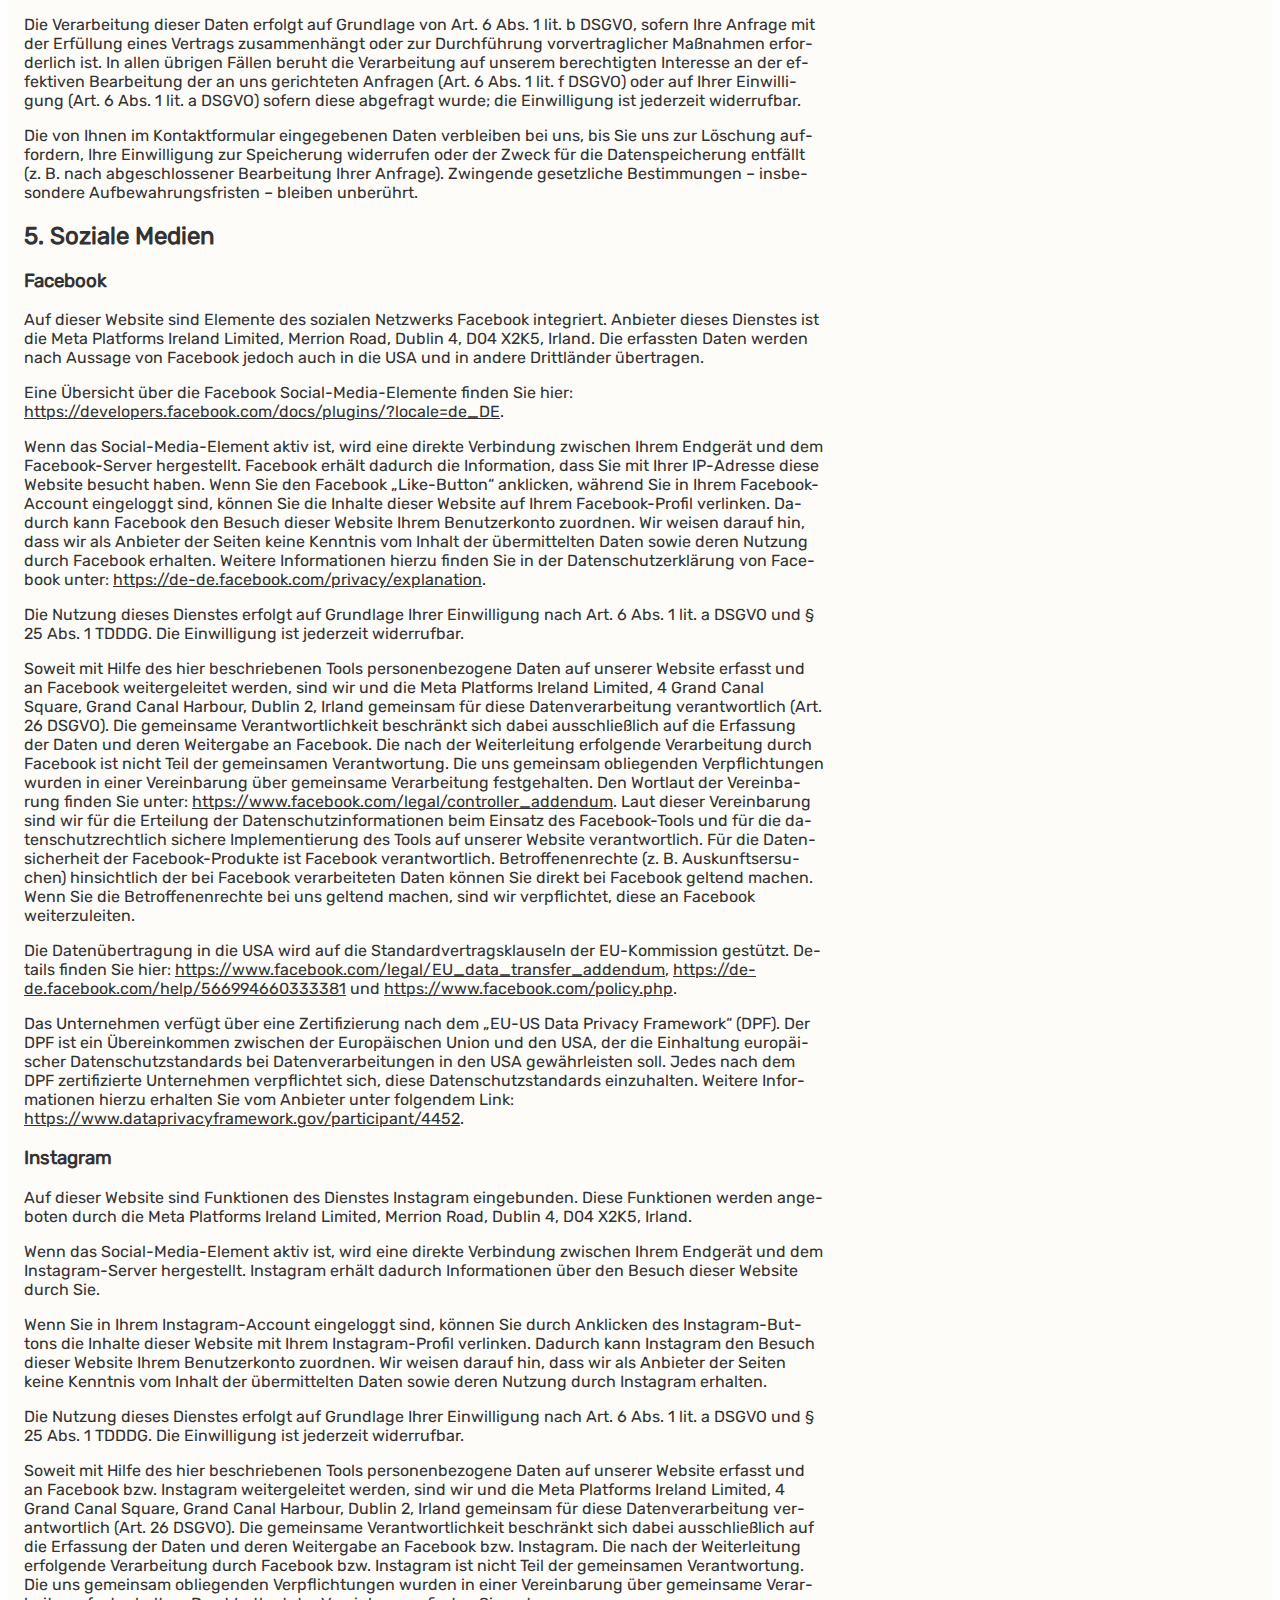
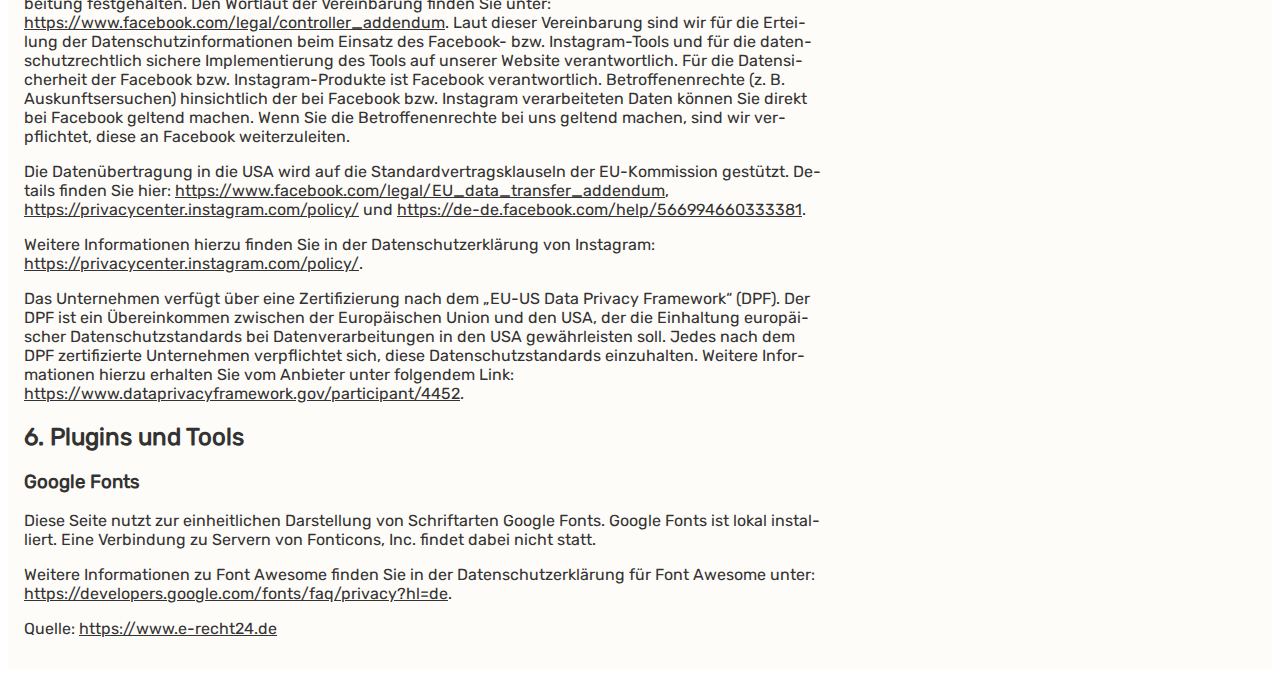
<file: datenschutz.html>
<!DOCTYPE html>
<html lang="de">

<head>
    <meta charset="UTF-8">
    <meta name="viewport" content="width=device-width, initial-scale=1.0">
    <title>Impressum/Datenschutz</title>
    <link rel="stylesheet" href="css/fontsundfarbe.css">
    <link rel="stylesheet" href="css/impressum.css">

</head>

<body >
   <main class="bg-light">
    <h1>Impressum /
    <br>Datenschutzerklärung</h1>


    <address class="text-start">
        <ul>
            <li>Yannick Siegler</li>
            <li>Birkenweg 5</li>
            <li>04838 Zschepplin</li>
            <li>Tel 015782674950</li>
            <li>Mail ysiggi@mail.com</li>
        </ul>

    </address>
 

    <h2>1. Datenschutz auf einen Blick</h2>
    <h3>Allgemeine Hinweise</h3> <p>Die folgenden Hinweise geben einen einfachen &Uuml;berblick dar&uuml;ber, was mit Ihren personenbezogenen Daten passiert, wenn Sie diese Website besuchen. Personenbezogene Daten sind alle Daten, mit denen Sie pers&ouml;nlich identifiziert werden k&ouml;nnen. Ausf&uuml;hrliche Informationen zum Thema Datenschutz entnehmen Sie unserer unter diesem Text aufgef&uuml;hrten Datenschutzerkl&auml;rung.</p>
    <h3>Datenerfassung auf dieser Website</h3> <h4>Wer ist verantwortlich f&uuml;r die Datenerfassung auf dieser Website?</h4> <p>Die Datenverarbeitung auf dieser Website erfolgt durch den Websitebetreiber. Dessen Kontaktdaten k&ouml;nnen Sie dem Abschnitt &bdquo;Hinweis zur Verantwortlichen Stelle&ldquo; in dieser Datenschutzerkl&auml;rung entnehmen.</p> <h4>Wie erfassen wir Ihre Daten?</h4> <p>Ihre Daten werden zum einen dadurch erhoben, dass Sie uns diese mitteilen. Hierbei kann es sich z.&nbsp;B. um Daten handeln, die Sie in ein Kontaktformular eingeben.</p> <p>Andere Daten werden automatisch oder nach Ihrer Einwilligung beim Besuch der Website durch unsere IT-Systeme erfasst. Das sind vor allem technische Daten (z.&nbsp;B. Internetbrowser, Betriebssystem oder Uhrzeit des Seitenaufrufs). Die Erfassung dieser Daten erfolgt automatisch, sobald Sie diese Website betreten.</p> <h4>Wof&uuml;r nutzen wir Ihre Daten?</h4> <p>Ein Teil der Daten wird erhoben, um eine fehlerfreie Bereitstellung der Website zu gew&auml;hrleisten. Andere Daten k&ouml;nnen zur Analyse Ihres Nutzerverhaltens verwendet werden. Sofern &uuml;ber die Website Vertr&auml;ge geschlossen oder angebahnt werden k&ouml;nnen, werden die &uuml;bermittelten Daten auch f&uuml;r Vertragsangebote, Bestellungen oder sonstige Auftragsanfragen verarbeitet.</p> <h4>Welche Rechte haben Sie bez&uuml;glich Ihrer Daten?</h4> <p>Sie haben jederzeit das Recht, unentgeltlich Auskunft &uuml;ber Herkunft, Empf&auml;nger und Zweck Ihrer gespeicherten personenbezogenen Daten zu erhalten. Sie haben au&szlig;erdem ein Recht, die Berichtigung oder L&ouml;schung dieser Daten zu verlangen. Wenn Sie eine Einwilligung zur Datenverarbeitung erteilt haben, k&ouml;nnen Sie diese Einwilligung jederzeit f&uuml;r die Zukunft widerrufen. Au&szlig;erdem haben Sie das Recht, unter bestimmten Umst&auml;nden die Einschr&auml;nkung der Verarbeitung Ihrer personenbezogenen Daten zu verlangen. Des Weiteren steht Ihnen ein Beschwerderecht bei der zust&auml;ndigen Aufsichtsbeh&ouml;rde zu.</p> <p>Hierzu sowie zu weiteren Fragen zum Thema Datenschutz k&ouml;nnen Sie sich jederzeit an uns wenden.</p>
    <h2>2. Hosting</h2>
    <p>Wir hosten die Inhalte unserer Website bei folgendem Anbieter:</p>
    <h3>webgo</h3> <p>Anbieter ist die webgo GmbH, Heidenkampsweg 81, 20097, Hamburg (nachfolgend &bdquo;webgo&ldquo;) Wenn Sie unsere Website besuchen, erfasst webgo verschiedene Logfiles inklusive Ihrer IP-Adressen.</p> <p>Details entnehmen Sie der Datenschutzerkl&auml;rung von webgo: <a href="https://www.webgo.de/datenschutz/" target="_blank" rel="noopener noreferrer">https://www.webgo.de/datenschutz/</a>.</p> <p>Die Verwendung von webgo erfolgt auf Grundlage von Art. 6 Abs. 1 lit. f DSGVO. Wir haben ein berechtigtes Interesse an einer m&ouml;glichst zuverl&auml;ssigen Darstellung unserer Website. Sofern eine entsprechende Einwilligung abgefragt wurde, erfolgt die Verarbeitung ausschlie&szlig;lich auf Grundlage von Art. 6 Abs. 1 lit. a DSGVO und &sect; 25 Abs. 1 TDDDG, soweit die Einwilligung die Speicherung von Cookies oder den Zugriff auf Informationen im Endger&auml;t des Nutzers (z.&nbsp;B. f&uuml;r Device-Fingerprinting) im Sinne des TDDDG umfasst. Die Einwilligung ist jederzeit widerrufbar.</p>

    <h4>Auftragsverarbeitung</h4> <p>Wir haben einen Vertrag &uuml;ber Auftragsverarbeitung (AVV) zur Nutzung des oben genannten Dienstes geschlossen. Hierbei handelt es sich um einen datenschutzrechtlich vorgeschriebenen Vertrag, der gew&auml;hrleistet, dass dieser die personenbezogenen Daten unserer Websitebesucher nur nach unseren Weisungen und unter Einhaltung der DSGVO verarbeitet.</p>
    <h2>3. Allgemeine Hinweise und Pflicht&shy;informationen</h2>
    <h3>Datenschutz</h3> <p>Die Betreiber dieser Seiten nehmen den Schutz Ihrer pers&ouml;nlichen Daten sehr ernst. Wir behandeln Ihre personenbezogenen Daten vertraulich und entsprechend den gesetzlichen Datenschutzvorschriften sowie dieser Datenschutzerkl&auml;rung.</p> <p>Wenn Sie diese Website benutzen, werden verschiedene personenbezogene Daten erhoben. Personenbezogene Daten sind Daten, mit denen Sie pers&ouml;nlich identifiziert werden k&ouml;nnen. Die vorliegende Datenschutzerkl&auml;rung erl&auml;utert, welche Daten wir erheben und wof&uuml;r wir sie nutzen. Sie erl&auml;utert auch, wie und zu welchem Zweck das geschieht.</p> <p>Wir weisen darauf hin, dass die Daten&uuml;bertragung im Internet (z.&nbsp;B. bei der Kommunikation per E-Mail) Sicherheitsl&uuml;cken aufweisen kann. Ein l&uuml;ckenloser Schutz der Daten vor dem Zugriff durch Dritte ist nicht m&ouml;glich.</p>
    <h3>Hinweis zur verantwortlichen Stelle</h3> <p>Die verantwortliche Stelle f&uuml;r die Datenverarbeitung auf dieser Website ist:</p> <p>Yannick Siegler<br />
    Birkenweg 5<br />
    04838 Zschepplin
    </p>

    <p>Telefon: &#91;015782674950&#93;<br />
    E-Mail: &#91;ysiggi@gmail.com&#93;</p>
    <p>Verantwortliche Stelle ist die nat&uuml;rliche oder juristische Person, die allein oder gemeinsam mit anderen &uuml;ber die Zwecke und Mittel der Verarbeitung von personenbezogenen Daten (z.&nbsp;B. Namen, E-Mail-Adressen o. &Auml;.) entscheidet.</p>

    <h3>Speicherdauer</h3> <p>Soweit innerhalb dieser Datenschutzerkl&auml;rung keine speziellere Speicherdauer genannt wurde, verbleiben Ihre personenbezogenen Daten bei uns, bis der Zweck f&uuml;r die Datenverarbeitung entf&auml;llt. Wenn Sie ein berechtigtes L&ouml;schersuchen geltend machen oder eine Einwilligung zur Datenverarbeitung widerrufen, werden Ihre Daten gel&ouml;scht, sofern wir keine anderen rechtlich zul&auml;ssigen Gr&uuml;nde f&uuml;r die Speicherung Ihrer personenbezogenen Daten haben (z.&nbsp;B. steuer- oder handelsrechtliche Aufbewahrungsfristen); im letztgenannten Fall erfolgt die L&ouml;schung nach Fortfall dieser Gr&uuml;nde.</p>
    <h3>Allgemeine Hinweise zu den Rechtsgrundlagen der Datenverarbeitung auf dieser Website</h3> <p>Sofern Sie in die Datenverarbeitung eingewilligt haben, verarbeiten wir Ihre personenbezogenen Daten auf Grundlage von Art. 6 Abs. 1 lit. a DSGVO bzw. Art. 9 Abs. 2 lit. a DSGVO, sofern besondere Datenkategorien nach Art. 9 Abs. 1 DSGVO verarbeitet werden. Im Falle einer ausdr&uuml;cklichen Einwilligung in die &Uuml;bertragung personenbezogener Daten in Drittstaaten erfolgt die Datenverarbeitung au&szlig;erdem auf Grundlage von Art. 49 Abs. 1 lit. a DSGVO. Sofern Sie in die Speicherung von Cookies oder in den Zugriff auf Informationen in Ihr Endger&auml;t (z.&nbsp;B. via Device-Fingerprinting) eingewilligt haben, erfolgt die Datenverarbeitung zus&auml;tzlich auf Grundlage von &sect; 25 Abs. 1 TDDDG. Die Einwilligung ist jederzeit widerrufbar. Sind Ihre Daten zur Vertragserf&uuml;llung oder zur Durchf&uuml;hrung vorvertraglicher Ma&szlig;nahmen erforderlich, verarbeiten wir Ihre Daten auf Grundlage des Art. 6 Abs. 1 lit. b DSGVO. Des Weiteren verarbeiten wir Ihre Daten, sofern diese zur Erf&uuml;llung einer rechtlichen Verpflichtung erforderlich sind auf Grundlage von Art. 6 Abs. 1 lit. c DSGVO. Die Datenverarbeitung kann ferner auf Grundlage unseres berechtigten Interesses nach Art. 6 Abs. 1 lit. f DSGVO erfolgen. &Uuml;ber die jeweils im Einzelfall einschl&auml;gigen Rechtsgrundlagen wird in den folgenden Abs&auml;tzen dieser Datenschutzerkl&auml;rung informiert.</p>
    <h3>Empfänger von personenbezogenen Daten</h3> <p>Im Rahmen unserer Gesch&auml;ftst&auml;tigkeit arbeiten wir mit verschiedenen externen Stellen zusammen. Dabei ist teilweise auch eine &Uuml;bermittlung von personenbezogenen Daten an diese externen Stellen erforderlich. Wir geben personenbezogene Daten nur dann an externe Stellen weiter, wenn dies im Rahmen einer Vertragserf&uuml;llung erforderlich ist, wenn wir gesetzlich hierzu verpflichtet sind (z.&nbsp;B. Weitergabe von Daten an Steuerbeh&ouml;rden), wenn wir ein berechtigtes Interesse nach Art. 6 Abs. 1 lit. f DSGVO an der Weitergabe haben oder wenn eine sonstige Rechtsgrundlage die Datenweitergabe erlaubt. Beim Einsatz von Auftragsverarbeitern geben wir personenbezogene Daten unserer Kunden nur auf Grundlage eines g&uuml;ltigen Vertrags &uuml;ber Auftragsverarbeitung weiter. Im Falle einer gemeinsamen Verarbeitung wird ein Vertrag &uuml;ber gemeinsame Verarbeitung geschlossen.</p>
    <h3>Widerruf Ihrer Einwilligung zur Datenverarbeitung</h3> <p>Viele Datenverarbeitungsvorg&auml;nge sind nur mit Ihrer ausdr&uuml;cklichen Einwilligung m&ouml;glich. Sie k&ouml;nnen eine bereits erteilte Einwilligung jederzeit widerrufen. Die Rechtm&auml;&szlig;igkeit der bis zum Widerruf erfolgten Datenverarbeitung bleibt vom Widerruf unber&uuml;hrt.</p>
    <h3>Widerspruchsrecht gegen die Datenerhebung in besonderen F&auml;llen sowie gegen Direktwerbung (Art. 21 DSGVO)</h3> <p>WENN DIE DATENVERARBEITUNG AUF GRUNDLAGE VON ART. 6 ABS. 1 LIT. E ODER F DSGVO ERFOLGT, HABEN SIE JEDERZEIT DAS RECHT, AUS GR&Uuml;NDEN, DIE SICH AUS IHRER BESONDEREN SITUATION ERGEBEN, GEGEN DIE VERARBEITUNG IHRER PERSONENBEZOGENEN DATEN WIDERSPRUCH EINZULEGEN; DIES GILT AUCH F&Uuml;R EIN AUF DIESE BESTIMMUNGEN GEST&Uuml;TZTES PROFILING. DIE JEWEILIGE RECHTSGRUNDLAGE, AUF DENEN EINE VERARBEITUNG BERUHT, ENTNEHMEN SIE DIESER DATENSCHUTZERKL&Auml;RUNG. WENN SIE WIDERSPRUCH EINLEGEN, WERDEN WIR IHRE BETROFFENEN PERSONENBEZOGENEN DATEN NICHT MEHR VERARBEITEN, ES SEI DENN, WIR K&Ouml;NNEN ZWINGENDE SCHUTZW&Uuml;RDIGE GR&Uuml;NDE F&Uuml;R DIE VERARBEITUNG NACHWEISEN, DIE IHRE INTERESSEN, RECHTE UND FREIHEITEN &Uuml;BERWIEGEN ODER DIE VERARBEITUNG DIENT DER GELTENDMACHUNG, AUS&Uuml;BUNG ODER VERTEIDIGUNG VON RECHTSANSPR&Uuml;CHEN (WIDERSPRUCH NACH ART. 21 ABS. 1 DSGVO).</p> <p>WERDEN IHRE PERSONENBEZOGENEN DATEN VERARBEITET, UM DIREKTWERBUNG ZU BETREIBEN, SO HABEN SIE DAS RECHT, JEDERZEIT WIDERSPRUCH GEGEN DIE VERARBEITUNG SIE BETREFFENDER PERSONENBEZOGENER DATEN ZUM ZWECKE DERARTIGER WERBUNG EINZULEGEN; DIES GILT AUCH F&Uuml;R DAS PROFILING, SOWEIT ES MIT SOLCHER DIREKTWERBUNG IN VERBINDUNG STEHT. WENN SIE WIDERSPRECHEN, WERDEN IHRE PERSONENBEZOGENEN DATEN ANSCHLIESSEND NICHT MEHR ZUM ZWECKE DER DIREKTWERBUNG VERWENDET (WIDERSPRUCH NACH ART. 21 ABS. 2 DSGVO).</p>
    <h3>Beschwerde&shy;recht bei der zust&auml;ndigen Aufsichts&shy;beh&ouml;rde</h3> <p>Im Falle von Verst&ouml;&szlig;en gegen die DSGVO steht den Betroffenen ein Beschwerderecht bei einer Aufsichtsbeh&ouml;rde, insbesondere in dem Mitgliedstaat ihres gew&ouml;hnlichen Aufenthalts, ihres Arbeitsplatzes oder des Orts des mutma&szlig;lichen Versto&szlig;es zu. Das Beschwerderecht besteht unbeschadet anderweitiger verwaltungsrechtlicher oder gerichtlicher Rechtsbehelfe.</p>
    <h3>Recht auf Daten&shy;&uuml;bertrag&shy;barkeit</h3> <p>Sie haben das Recht, Daten, die wir auf Grundlage Ihrer Einwilligung oder in Erf&uuml;llung eines Vertrags automatisiert verarbeiten, an sich oder an einen Dritten in einem g&auml;ngigen, maschinenlesbaren Format aush&auml;ndigen zu lassen. Sofern Sie die direkte &Uuml;bertragung der Daten an einen anderen Verantwortlichen verlangen, erfolgt dies nur, soweit es technisch machbar ist.</p>
    <h3>Auskunft, Berichtigung und L&ouml;schung</h3> <p>Sie haben im Rahmen der geltenden gesetzlichen Bestimmungen jederzeit das Recht auf unentgeltliche Auskunft &uuml;ber Ihre gespeicherten personenbezogenen Daten, deren Herkunft und Empf&auml;nger und den Zweck der Datenverarbeitung und ggf. ein Recht auf Berichtigung oder L&ouml;schung dieser Daten. Hierzu sowie zu weiteren Fragen zum Thema personenbezogene Daten k&ouml;nnen Sie sich jederzeit an uns wenden.</p>
    <h3>Recht auf Einschr&auml;nkung der Verarbeitung</h3> <p>Sie haben das Recht, die Einschr&auml;nkung der Verarbeitung Ihrer personenbezogenen Daten zu verlangen. Hierzu k&ouml;nnen Sie sich jederzeit an uns wenden. Das Recht auf Einschr&auml;nkung der Verarbeitung besteht in folgenden F&auml;llen:</p> <ul> <li>Wenn Sie die Richtigkeit Ihrer bei uns gespeicherten personenbezogenen Daten bestreiten, ben&ouml;tigen wir in der Regel Zeit, um dies zu &uuml;berpr&uuml;fen. F&uuml;r die Dauer der Pr&uuml;fung haben Sie das Recht, die Einschr&auml;nkung der Verarbeitung Ihrer personenbezogenen Daten zu verlangen.</li> <li>Wenn die Verarbeitung Ihrer personenbezogenen Daten unrechtm&auml;&szlig;ig geschah/geschieht, k&ouml;nnen Sie statt der L&ouml;schung die Einschr&auml;nkung der Datenverarbeitung verlangen.</li> <li>Wenn wir Ihre personenbezogenen Daten nicht mehr ben&ouml;tigen, Sie sie jedoch zur Aus&uuml;bung, Verteidigung oder Geltendmachung von Rechtsanspr&uuml;chen ben&ouml;tigen, haben Sie das Recht, statt der L&ouml;schung die Einschr&auml;nkung der Verarbeitung Ihrer personenbezogenen Daten zu verlangen.</li> <li>Wenn Sie einen Widerspruch nach Art. 21 Abs. 1 DSGVO eingelegt haben, muss eine Abw&auml;gung zwischen Ihren und unseren Interessen vorgenommen werden. Solange noch nicht feststeht, wessen Interessen &uuml;berwiegen, haben Sie das Recht, die Einschr&auml;nkung der Verarbeitung Ihrer personenbezogenen Daten zu verlangen.</li> </ul> <p>Wenn Sie die Verarbeitung Ihrer personenbezogenen Daten eingeschr&auml;nkt haben, d&uuml;rfen diese Daten &ndash; von ihrer Speicherung abgesehen &ndash; nur mit Ihrer Einwilligung oder zur Geltendmachung, Aus&uuml;bung oder Verteidigung von Rechtsanspr&uuml;chen oder zum Schutz der Rechte einer anderen nat&uuml;rlichen oder juristischen Person oder aus Gr&uuml;nden eines wichtigen &ouml;ffentlichen Interesses der Europ&auml;ischen Union oder eines Mitgliedstaats verarbeitet werden.</p>
    <h3>Widerspruch gegen Werbe-E-Mails</h3> <p>Der Nutzung von im Rahmen der Impressumspflicht ver&ouml;ffentlichten Kontaktdaten zur &Uuml;bersendung von nicht ausdr&uuml;cklich angeforderter Werbung und Informationsmaterialien wird hiermit widersprochen. Die Betreiber der Seiten behalten sich ausdr&uuml;cklich rechtliche Schritte im Falle der unverlangten Zusendung von Werbeinformationen, etwa durch Spam-E-Mails, vor.</p>
    <h2>4. Datenerfassung auf dieser Website</h2>
    <h3>Kontaktformular</h3> <p>Wenn Sie uns per Kontaktformular Anfragen zukommen lassen, werden Ihre Angaben aus dem Anfrageformular inklusive der von Ihnen dort angegebenen Kontaktdaten zwecks Bearbeitung der Anfrage und f&uuml;r den Fall von Anschlussfragen bei uns gespeichert. Diese Daten geben wir nicht ohne Ihre Einwilligung weiter.</p> <p>Die Verarbeitung dieser Daten erfolgt auf Grundlage von Art. 6 Abs. 1 lit. b DSGVO, sofern Ihre Anfrage mit der Erf&uuml;llung eines Vertrags zusammenh&auml;ngt oder zur Durchf&uuml;hrung vorvertraglicher Ma&szlig;nahmen erforderlich ist. In allen &uuml;brigen F&auml;llen beruht die Verarbeitung auf unserem berechtigten Interesse an der effektiven Bearbeitung der an uns gerichteten Anfragen (Art. 6 Abs. 1 lit. f DSGVO) oder auf Ihrer Einwilligung (Art. 6 Abs. 1 lit. a DSGVO) sofern diese abgefragt wurde; die Einwilligung ist jederzeit widerrufbar.</p> <p>Die von Ihnen im Kontaktformular eingegebenen Daten verbleiben bei uns, bis Sie uns zur L&ouml;schung auffordern, Ihre Einwilligung zur Speicherung widerrufen oder der Zweck f&uuml;r die Datenspeicherung entf&auml;llt (z.&nbsp;B. nach abgeschlossener Bearbeitung Ihrer Anfrage). Zwingende gesetzliche Bestimmungen &ndash; insbesondere Aufbewahrungsfristen &ndash; bleiben unber&uuml;hrt.</p>
    <h2>5. Soziale Medien</h2>
    <h3>Facebook</h3> <p>Auf dieser Website sind Elemente des sozialen Netzwerks Facebook integriert. Anbieter dieses Dienstes ist die Meta Platforms Ireland Limited, Merrion Road, Dublin 4, D04 X2K5, Irland. Die erfassten Daten werden nach Aussage von Facebook jedoch auch in die USA und in andere Drittl&auml;nder &uuml;bertragen.</p> <p>Eine &Uuml;bersicht &uuml;ber die Facebook Social-Media-Elemente finden Sie hier: <a href="https://developers.facebook.com/docs/plugins/?locale=de_DE" target="_blank" rel="noopener noreferrer">https://developers.facebook.com/docs/plugins/?locale=de_DE</a>.</p> <p>Wenn das Social-Media-Element aktiv ist, wird eine direkte Verbindung zwischen Ihrem Endger&auml;t und dem Facebook-Server hergestellt. Facebook erh&auml;lt dadurch die Information, dass Sie mit Ihrer IP-Adresse diese Website besucht haben. Wenn Sie den Facebook &bdquo;Like-Button&ldquo; anklicken, w&auml;hrend Sie in Ihrem Facebook-Account eingeloggt sind, k&ouml;nnen Sie die Inhalte dieser Website auf Ihrem Facebook-Profil verlinken. Dadurch kann Facebook den Besuch dieser Website Ihrem Benutzerkonto zuordnen. Wir weisen darauf hin, dass wir als Anbieter der Seiten keine Kenntnis vom Inhalt der &uuml;bermittelten Daten sowie deren Nutzung durch Facebook erhalten. Weitere Informationen hierzu finden Sie in der Datenschutzerkl&auml;rung von Facebook unter: <a href="https://de-de.facebook.com/privacy/explanation" target="_blank" rel="noopener noreferrer">https://de-de.facebook.com/privacy/explanation</a>.</p> <p>Die Nutzung dieses Dienstes erfolgt auf Grundlage Ihrer Einwilligung nach Art. 6 Abs. 1 lit. a DSGVO und &sect; 25 Abs. 1 TDDDG. Die Einwilligung ist jederzeit widerrufbar.</p> <p>Soweit mit Hilfe des hier beschriebenen Tools personenbezogene Daten auf unserer Website erfasst und an Facebook weitergeleitet werden, sind wir und die Meta Platforms Ireland Limited, 4 Grand Canal Square, Grand Canal Harbour, Dublin 2, Irland gemeinsam f&uuml;r diese Datenverarbeitung verantwortlich (Art. 26 DSGVO). Die gemeinsame Verantwortlichkeit beschr&auml;nkt sich dabei ausschlie&szlig;lich auf die Erfassung der Daten und deren Weitergabe an Facebook. Die nach der Weiterleitung erfolgende Verarbeitung durch Facebook ist nicht Teil der gemeinsamen Verantwortung. Die uns gemeinsam obliegenden Verpflichtungen wurden in einer Vereinbarung &uuml;ber gemeinsame Verarbeitung festgehalten. Den Wortlaut der Vereinbarung finden Sie unter: <a href="https://www.facebook.com/legal/controller_addendum" target="_blank" rel="noopener noreferrer">https://www.facebook.com/legal/controller_addendum</a>. Laut dieser Vereinbarung sind wir f&uuml;r die Erteilung der Datenschutzinformationen beim Einsatz des Facebook-Tools und f&uuml;r die datenschutzrechtlich sichere Implementierung des Tools auf unserer Website verantwortlich. F&uuml;r die Datensicherheit der Facebook-Produkte ist Facebook verantwortlich. Betroffenenrechte (z.&nbsp;B. Auskunftsersuchen) hinsichtlich der bei Facebook verarbeiteten Daten k&ouml;nnen Sie direkt bei Facebook geltend machen. Wenn Sie die Betroffenenrechte bei uns geltend machen, sind wir verpflichtet, diese an Facebook weiterzuleiten.</p> <p>Die Daten&uuml;bertragung in die USA wird auf die Standardvertragsklauseln der EU-Kommission gest&uuml;tzt. Details finden Sie hier: <a href="https://www.facebook.com/legal/EU_data_transfer_addendum" target="_blank" rel="noopener noreferrer">https://www.facebook.com/legal/EU_data_transfer_addendum</a>, <a href="https://de-de.facebook.com/help/566994660333381" target="_blank" rel="noopener noreferrer">https://de-de.facebook.com/help/566994660333381</a> und <a href="https://www.facebook.com/policy.php" target="_blank" rel="noopener noreferrer">https://www.facebook.com/policy.php</a>.</p>
    <p>Das Unternehmen verf&uuml;gt &uuml;ber eine Zertifizierung nach dem &bdquo;EU-US Data Privacy Framework&ldquo; (DPF). Der DPF ist ein &Uuml;bereinkommen zwischen der Europ&auml;ischen Union und den USA, der die Einhaltung europ&auml;ischer Datenschutzstandards bei Datenverarbeitungen in den USA gew&auml;hrleisten soll. Jedes nach dem DPF zertifizierte Unternehmen verpflichtet sich, diese Datenschutzstandards einzuhalten. Weitere Informationen hierzu erhalten Sie vom Anbieter unter folgendem Link: <a href="https://www.dataprivacyframework.gov/participant/4452" target="_blank" rel="noopener noreferrer">https://www.dataprivacyframework.gov/participant/4452</a>.</p>
    <h3>Instagram</h3> <p>Auf dieser Website sind Funktionen des Dienstes Instagram eingebunden. Diese Funktionen werden angeboten durch die Meta Platforms Ireland Limited, Merrion Road, Dublin 4, D04 X2K5, Irland.</p> <p>Wenn das Social-Media-Element aktiv ist, wird eine direkte Verbindung zwischen Ihrem Endger&auml;t und dem Instagram-Server hergestellt. Instagram erh&auml;lt dadurch Informationen &uuml;ber den Besuch dieser Website durch Sie.</p> <p>Wenn Sie in Ihrem Instagram-Account eingeloggt sind, k&ouml;nnen Sie durch Anklicken des Instagram-Buttons die Inhalte dieser Website mit Ihrem Instagram-Profil verlinken. Dadurch kann Instagram den Besuch dieser Website Ihrem Benutzerkonto zuordnen. Wir weisen darauf hin, dass wir als Anbieter der Seiten keine Kenntnis vom Inhalt der &uuml;bermittelten Daten sowie deren Nutzung durch Instagram erhalten.</p> <p>Die Nutzung dieses Dienstes erfolgt auf Grundlage Ihrer Einwilligung nach Art. 6 Abs. 1 lit. a DSGVO und &sect; 25 Abs. 1 TDDDG. Die Einwilligung ist jederzeit widerrufbar.</p> <p>Soweit mit Hilfe des hier beschriebenen Tools personenbezogene Daten auf unserer Website erfasst und an Facebook bzw. Instagram weitergeleitet werden, sind wir und die Meta Platforms Ireland Limited, 4 Grand Canal Square, Grand Canal Harbour, Dublin 2, Irland gemeinsam f&uuml;r diese Datenverarbeitung verantwortlich (Art. 26 DSGVO). Die gemeinsame Verantwortlichkeit beschr&auml;nkt sich dabei ausschlie&szlig;lich auf die Erfassung der Daten und deren Weitergabe an Facebook bzw. Instagram. Die nach der Weiterleitung erfolgende Verarbeitung durch Facebook bzw. Instagram ist nicht Teil der gemeinsamen Verantwortung. Die uns gemeinsam obliegenden Verpflichtungen wurden in einer Vereinbarung &uuml;ber gemeinsame Verarbeitung festgehalten. Den Wortlaut der Vereinbarung finden Sie unter: <a href="https://www.facebook.com/legal/controller_addendum" target="_blank" rel="noopener noreferrer">https://www.facebook.com/legal/controller_addendum</a>. Laut dieser Vereinbarung sind wir f&uuml;r die Erteilung der Datenschutzinformationen beim Einsatz des Facebook- bzw. Instagram-Tools und f&uuml;r die datenschutzrechtlich sichere Implementierung des Tools auf unserer Website verantwortlich. F&uuml;r die Datensicherheit der Facebook bzw. Instagram-Produkte ist Facebook verantwortlich. Betroffenenrechte (z.&nbsp;B. Auskunftsersuchen) hinsichtlich der bei Facebook bzw. Instagram verarbeiteten Daten k&ouml;nnen Sie direkt bei Facebook geltend machen. Wenn Sie die Betroffenenrechte bei uns geltend machen, sind wir verpflichtet, diese an Facebook weiterzuleiten.</p> <p>Die Daten&uuml;bertragung in die USA wird auf die Standardvertragsklauseln der EU-Kommission gest&uuml;tzt. Details finden Sie hier: <a href="https://www.facebook.com/legal/EU_data_transfer_addendum" target="_blank" rel="noopener noreferrer">https://www.facebook.com/legal/EU_data_transfer_addendum</a>, <a href="https://privacycenter.instagram.com/policy/" target="_blank" rel="noopener noreferrer">https://privacycenter.instagram.com/policy/</a> und <a href="https://de-de.facebook.com/help/566994660333381" target="_blank" rel="noopener noreferrer">https://de-de.facebook.com/help/566994660333381</a>.</p> <p>Weitere Informationen hierzu finden Sie in der Datenschutzerkl&auml;rung von Instagram: <a href="https://privacycenter.instagram.com/policy/" target="_blank" rel="noopener noreferrer">https://privacycenter.instagram.com/policy/</a>.</p>
    <p>Das Unternehmen verf&uuml;gt &uuml;ber eine Zertifizierung nach dem &bdquo;EU-US Data Privacy Framework&ldquo; (DPF). Der DPF ist ein &Uuml;bereinkommen zwischen der Europ&auml;ischen Union und den USA, der die Einhaltung europ&auml;ischer Datenschutzstandards bei Datenverarbeitungen in den USA gew&auml;hrleisten soll. Jedes nach dem DPF zertifizierte Unternehmen verpflichtet sich, diese Datenschutzstandards einzuhalten. Weitere Informationen hierzu erhalten Sie vom Anbieter unter folgendem Link: <a href="https://www.dataprivacyframework.gov/participant/4452" target="_blank" rel="noopener noreferrer">https://www.dataprivacyframework.gov/participant/4452</a>.</p>
    <h2>6. Plugins und Tools</h2>
    <h3>Google Fonts</h3> <p>Diese Seite nutzt zur einheitlichen Darstellung von Schriftarten Google Fonts. Google Fonts ist lokal installiert. Eine Verbindung zu Servern von Fonticons, Inc. findet dabei nicht statt.</p> <p>Weitere Informationen zu Font Awesome finden Sie in der Datenschutzerkl&auml;rung f&uuml;r Font Awesome unter: <a href="https://developers.google.com/fonts/faq/privacy?hl=de" target="_blank" rel="noopener noreferrer">https://developers.google.com/fonts/faq/privacy?hl=de</a>.</p>

    <p>Quelle: <a href="https://www.e-recht24.de">https://www.e-recht24.de</a></p>


        

   </main>


</body>
</file>
<file: css/fontsundfarbe.css>
/* rubik-300 - latin */
@font-face {
    font-display: swap;
    /* Check https://developer.mozilla.org/en-US/docs/Web/CSS/@font-face/font-display for other options. */
    font-family: 'Rubik Light';
    font-style: normal;
    font-weight: 300;
    src: url('/fonts/rubik-v28-latin/rubik-v28-latin-300.woff2') format('woff2');
    /* Chrome 36+, Opera 23+, Firefox 39+, Safari 12+, iOS 10+ */
}


/* rubik-regular - latin */
@font-face {
    font-display: swap;
    /* Check https://developer.mozilla.org/en-US/docs/Web/CSS/@font-face/font-display for other options. */
    font-family: 'Rubik Regular';
    font-style: normal;
    font-weight: 400;
    src: url('/fonts/rubik-v28-latin/rubik-v28-latin-regular.woff2') format('woff2');
    /* Chrome 36+, Opera 23+, Firefox 39+, Safari 12+, iOS 10+ */
}

/* rubik-500 - latin */
@font-face {
    font-display: swap;
    /* Check https://developer.mozilla.org/en-US/docs/Web/CSS/@font-face/font-display for other options. */
    font-family: 'Rubik Bold';
    font-style: normal;
    font-weight: 500;
    src: url('/fonts/rubik-v28-latin/rubik-v28-latin-500.woff2') format('woff2');
    /* Chrome 36+, Opera 23+, Firefox 39+, Safari 12+, iOS 10+ */
}



  :root{
    --white: rgba(215, 215, 215, 0.703);
    --grau: #747474;
    --blau: #4cc4f7;
    --gelb: #FCF8CD;
    --rot: #fa5480;
    --rosa:  #fd7ea0;;
    --green:#0F0;
    --light: rgb(254, 252, 248); 
}

.bg-light {
    background-color: rgb(254, 252, 248) !important;  
     
}


.display-7 {
    font-size: 1.6rem;
}


body{
    font-family: 'Rubik Light';
    color: #333;
    background-color: var(--light);
 
}

.text-gruen {
       color: rgb(141, 225, 141) !important;
}

.bg-light {
    color: #333 !important;
}


.text-black {
    color: #000 !important;
}

.bg-black {
    background-color: #333 !important;
}

.text-rosa {
    color: var(--rosa);
    font-family:'Rubik' ;
}

main{
    background: linear-gradient(to top right , var(--) 50%, var(--green) 100%);
    background-repeat: no-repeat;
    background-attachment: fixed;
    min-height: 100vh;
    z-index: 10;
}
body{

    background: linear-gradient(to right , var(--rosa) 90%, #333 10%);
    background-repeat: no-repeat;
    background-attachment: fixed;
    min-height: 100vh;
    z-index: 10;
}
</file>
<file: css/media.css>
#myselfId {
    display: block;
    width: 60px;
    height: 120px;
    background-image: url(/img/SVG/ich_skate2.svg);
    background-repeat: no-repeat;
    position: fixed;
    right: 5px; 
}

#sesselId{
    position: fixed;
}


#webich {
    display: flex;
    flex-wrap: wrap;
    gap: 1rem;
  
    padding-top: 5rem;
    padding-bottom: 5rem;
}

#webich img{
    width: 100%;
    max-width: 200px;
    border-radius: 0.5rem;
}


@media (min-width: 767px){

    #myselfId {
        display: flex;
        justify-content: end;
        width: 70px;
        height: 70px;
        background-image: url(../img/SVG/ich_skate2.svg);
        background-repeat: no-repeat;
        _background-color: rgb(255, 64, 0);
        object-fit: cover;
        position: fixed;
        z-index: 9002;
    }
    
    
}





@media (min-width: 1024px){

    #myselfId {
        width: 130px;
        height: 130px;
        animation-fill-mode: forwards; 
        z-index: 99002;
        animation-name: example;
        animation-duration: 8s;
        animation-delay: 2s;

       }  


    #sesselId {
        transform: scaleX(-1);
        width: 10rem;
        height: 10rem;
        position: fixed;
        right: 2%;
        bottom: 1px;
        z-index: 100002;
    }

@keyframes example {
    /* --- PHASE 1: Anlauf (Beschleunigung zur Wand) --- */
    0% { 
        right: 5%; 
        bottom: 90%; 
        transform: scaleX(1) rotate(0deg); 
        background-image: url(../img/SVG/ich_skate2.svg);
        animation-timing-function: ease-in; 
    }

    /* --- PHASE 2: CRASH (Aufprall an der Wand) --- */
    30% { 
        right: 98%;      
        bottom: 40%;     
        transform: scaleX(1) rotate(-15deg); 
        background-image: url(../img/SVG/ich_skate2.svg);
        animation-timing-function: ease-out; 
    }

    /* --- ZWISCHENSCHRITT: Kurz vor dem Gipfel (59%) --- */
    59% {
        background-image: url(../img/SVG/ich_skate2.svg);
    }

    /* --- PHASE 3: DER SCHEITELPUNKT (60%) - BILDWECHSEL! --- */
    60% {
        right: 50%;
        bottom: 85%;     
        transform: scaleX(-1) rotate(-180deg); 
        background-image: url(../img/SVG/ich_sitzend.svg);
        animation-timing-function: ease-in;
    }

    /* --- PHASE 4: LANDUNG --- */
    100% { 
        right: 6%; 
        bottom: 96px; 
        background-image: url(../img/SVG/ich_sitzend.svg);
        transform: scaleX(-1) rotate(-360deg); 
    }
}
}
</file>
<file: css/nav.css>
#navId{
    top: 0px;
    display: block;
    position: sticky;
    z-index: 400;
}


  /* ____________Menueee______________________________*/
  

  #menue.einblenden{     
    height: 100vh;
    padding-top: 90px ;

  }

  #menue {
    position: absolute;
    background-color:  #fd7ea0;
    z-index: 1000;
    width: 100%;
    text-align: end;
  }

  nav ul{
    height: 0px; /* !!!!!! Höhe auf 0, damit die Menu punkte verschwinden */
    overflow: hidden;
    transition: all 1s; 

  }

 .nav-link {
    text-decoration: none;
    font-size: 3rem;
    text-align: start;
   
  }
  nav ul li a:hover{
    color:#ff8282;
  }

  #icon{
    display: block; /* !!!!!! Icon wird eingeblendet */
  }


   .nav-link {
    text-decoration: none;
    font-size: 5rem;
    padding-left: 5rem !important;
    color:#ececec;
  }

  .nav-link:hover {
    background-color: #4cc4f7;
    text-decoration: none;
    color:#ececec;
  }
  #icon{
    position:absolute;
    width:60px;
    height: 60px;
    top: 1.6rem;
    right: 2%;
    z-index: 1200;
    
  }

  /* einzelen Linien*/

  #icon span{
    position:absolute;
    height: 8px;
    border-radius: 4px;
    width: 50px;    
    background-color: var(--gelb);
    border: solid 0.5px #000;
    display: block;
    transition: all 0.5s;
    z-index: 2000;
  }



  #icon span:nth-child(1){
    top: 0px;
  }
  #icon span:nth-child(2){
    top: 15px;
  }
  #icon span:nth-child(3){
    top: 30px;
  }


  /* Kreuz mit Rotation  */

  #icon.kreuz span:nth-child(1) {
    transform: rotate(-135deg); 
    top: 19px;
    height: 4px;
    background-color: var(--gelb);
  }

  #icon.kreuz span:nth-child(2) {
    transform: rotate(135deg);
    top: 18px;
    background-color: var(--gelb);
  }

  #icon.kreuz span:nth-child(3) {
    transform: rotate(135deg);
    top: 18px;
    background-color: var(--gelb);
  }


@media (max-width: 800px) {
   .nav-link {
    text-decoration: none;
    font-size: 2.5rem;
    margin-bottom: 2rem;
    margin-left: 1.4rem;

   
  }
  
}
</file>
<file: css/mockup.css>
#projectSlider {
  max-width: 1600px;
}

.mockup-wrapper {
  margin-top: 2rem;
  position: relative;
  display: inline-block;
  width: 100%;
  max-width: 800px; 
}



.desktop-stack {
  position: relative; 
  width: 100%;
  
}


.monitor-frame {
  width: 100%;
  height: auto;
  display: block;
  pointer-events: none; 
  z-index: 2; 
  position: relative;
}


.monitor-screen {

  position: absolute;
  z-index: 1; 
  background-color: #fff; 
  overflow-y: scroll; 
  
  top: 3.5%;    /* (10.26 / 290.07) * 100 */
  left: 3.1%;   /* (10.77 / 352.86) * 100 */
  width: 93.8%; /* (331.32 / 352.86) * 100 */
  height: 63.8%;/* (185.09 / 290.07) * 100 */
  

  border-radius: 4px; 
}


.monitor-screen::-webkit-scrollbar { display: none; }
.monitor-screen { -ms-overflow-style: none; scrollbar-width: none; }

.monitor-screen img, video {
  width: 100%;
  height: auto;
  display: block;
}


/* --- PHONE MOCKUP --- */

.phone-mockup {
  position: absolute;
  bottom: 5%; 
  right: -5%;
  z-index: 10; 
  width: 15%; 
  min-width: 80px; 
  aspect-ratio: 9/19.5; 
  overflow-y: scroll;
  
  /* Styling */
  border: 4px solid #000000;
  border-radius: 16px; 
  background-color: #fff;
  
}

.phone-mockup img, video {
  width: 100%;
  height: auto;
  display: block;
}


.phone-mockup::-webkit-scrollbar { display: none; }
.phone-mockup { -ms-overflow-style: none; scrollbar-width: none; }


.tablet-mockup {
  position: absolute;
  bottom: 5%; 
  left: -10%; 
  z-index: 10;
  width: 25%; 
  aspect-ratio: 3/4; 
  overflow-y: scroll; 
  border: 8px solid #000000; 
  border-radius: 12px; 
  background-color: #fff;
 
}

.tablet-mockup img {
  width: 100%;
  height: auto;
  display: block;
}


.tablet-mockup::-webkit-scrollbar { display: none; }
.tablet-mockup { -ms-overflow-style: none; scrollbar-width: none; }

.tablet-mockup-quer {
  position: relative;
  border: 8px solid #000000; 
  border-radius: 12px; 
  aspect-ratio: 4/3; 
  z-index: 10;

}

.tablet-mockup-quer img {
  width: 100%;
  height: auto;
  display: block;
}

.mockup-carousel-container {
    width: 100%;
    padding-left: 50px; 
    padding-right: 50px;
    padding-bottom: 20px;
}

.custom-arrows {
    width: 8%; 
    opacity: 1; 
   
}

.custom-arrows .carousel-control-prev-icon,
.custom-arrows .carousel-control-next-icon {
    border-radius: 50%; 
    padding:35px; 
    background-size: 80% 80%; 
    z-index: 100 !important;
    
}
.custom-arrows .carousel-control-prev-icon {
  background-image: url(../img/icons/arrows/back.svg);
}

.custom-arrows .carousel-control-next-icon {
  background-image: url(../img/icons/arrows/front.svg);
}
.custom-arrows:hover .carousel-control-prev-icon,
.custom-arrows:hover .carousel-control-next-icon {
    background-color: rgba(0, 0, 0, 0.8); 
    background-color: var(--rosa);
    
    
}
.carousel-dark .carousel-control-next-icon, .carousel-dark .carousel-control-prev-icon {
    filter: invert(0) grayscale(0); 
}



@media (max-width: 600px) {

  
  .mockup-carousel-container {
    width: 100%;
    padding-left: 10px;  
    padding-right: 10px;
    
  
    padding-bottom: 80px; 
    position: relative; 
  }

  .mockup-wrapper {
    margin-bottom: 0; 
    display: inline-block;
  }


  
  .custom-arrows {
    /* Positionierung ändern */
    top: auto;       /* Nicht mehr oben/mittig */
    bottom: 0;       /* Ganz unten am Rand des Containers */
    height: 60px;    /* Feste Höhe für den Bereich */
    width: 40%;      
    opacity: 1;
    display: flex;
    align-items: center;
  }


  .carousel-control-prev.custom-arrows {
    left: 20px;            
    justify-content: flex-start;
  }


  .carousel-control-next.custom-arrows {
    right: 20px;        
    justify-content: flex-end;
  }


  .custom-arrows .carousel-control-prev-icon,
  .custom-arrows .carousel-control-next-icon {
      padding: 25px;      
      background-size: 60%;
      background-color: transparent;
   
  }
  
  
  .custom-arrows:hover .carousel-control-prev-icon,
  .custom-arrows:hover .carousel-control-next-icon {
      background-color: transparent; 
  }




  .tablet-mockup {
    width: 30%;       
    left: -2%;          
    bottom: 0;        
    top: auto;      
    right: auto;        
    border-width: 3px;  
    border-radius: 6px; 
    min-width: 0 !important; 
    display: inline-block;
    

  }

  .phone-mockup {
    width: 18%;         
    right: -2%;         
    bottom: 0;         
    top: auto;
    left: auto;         
    border-width: 2px;
    border-radius: 6px; 
    min-width: 0 !important; 
    display: inline-block;
    
  }
  
  .phone-mockup img, .phone-mockup video,
  .tablet-mockup img, .tablet-mockup video {
      border-radius: 2px; 
  }
}
@media (max-width: 900px) {
 
  .tablet-mockup {
    left: 0;
    bottom: -5%;
    width: 30%;
  }
  .phone-mockup {
    right: 0;
    bottom: -5%;
    min-width: 30px !important;
  }

  /* 2. SCROLLEN VERBIETEN (Freeze) */
  .monitor-screen, 
  .phone-mockup, 
  .tablet-mockup {
      overflow: hidden !important; 
      pointer-events: none; /* Verhindert Wischen im Mockup */
      object-fit: cover !important;
      object-position: top !important;
  }
}
</file>
<file: css/modal.css>
#projectModal .modal-dialog {
    max-width: 95%; 
    margin: 0.5rem auto;
    height: calc(100dvh - 1rem); 
    display: flex;
    align-items: center;
}

#projectModal .modal-content {
    height: auto;
    max-height: 100%;
    border-radius: 15px;
    overflow: hidden;
}


#modalCarouselInner {
    height: 70vh;
    display: flex;
    align-items: center;
   
}

#modalCarouselInner .carousel-item {
    height: 100%;
}


.modal-slider-helper {
    height: 100%;
    display: flex;
    justify-content: center;
    align-items: center;
    padding: 10px;
}

#modalCarouselInner img {
    max-height: 100%; 
    width: auto;
    height: auto;
    object-fit: contain;
}


.btn-close {
    padding: 1rem;
    margin: 0;
}


@media (max-width: 991.98px) {
    #artworkModal .modal-body {
        display: flex;
        flex-direction: column;
        height: 100vh;
        overflow: hidden; 
    }

    /* Die Text-Spalte oben */
    #artworkModal .col-lg-4 {
        height: 35% !important; 
        order: 1; 
        padding: 1.5rem !important; 
        border-right: none !important;
        border-bottom: 1px solid #333;
        overflow-y: auto; 
    }

    /* Die Bild-Spalte unten */
    #artworkModal .col-lg-8 {
        height: 65% !important; 
        order: 2;
    }


    #artworkModal .btn-close {
        padding: 2rem !important; 
        font-size: 1rem;
    }
}


#modalCarouselInner .carousel-item {
    height: 100%;
    
}

#modalCarouselInner .carousel-item img {
    max-height: 100%;
    max-width: 100%;
    object-fit: contain;
    display: block;
    margin: auto;
}
</file>
<file: css/projekte.css>
#weitere_projekte .card {
    background: transparent;
    border: none;
    position: relative; 

    height: 300px; 
    width: 100%;

    cursor: pointer;
    overflow: visible; 
    transform: scale(0.9); 
    margin: 10px; 
    width: auto; 
  
}

#weitere_projekte .card:hover {
    transform: scale(1); 
    z-index: 10; 
}


#weitere_projekte .card img {
    position: absolute; 
    top: 0;
    left: 0;
    width: 100%;
    height: 100%;
    object-fit: contain; 
    transition: all 0.4s ease-out; 
    transform-origin: center bottom; 
}



#weitere_projekte .card img:nth-child(1) {
    z-index: 3;
    transform: rotate(0deg);
}


#weitere_projekte .card img:nth-child(2) {
    z-index: 2;
    transform: rotate(-6deg) translate(-5px, 2px); 
}


#weitere_projekte .card img:nth-child(3) {
    z-index: 1;
    transform: rotate(6deg) translate(5px, 2px); 
}


#weitere_projekte .card img:nth-child(n+4) {
    display: none;
}


#weitere_projekte .card:hover img:nth-child(1) {
    transform: translateY(-10px) scale(1.05); 
}

#weitere_projekte .card:hover img:nth-child(2) {
    transform: rotate(-15deg) translate(-20px, 10px); 
}

#weitere_projekte .card:hover img:nth-child(3) {
    transform: rotate(15deg) translate(20px, 10px); 
}

.fade-in {
    animation: fadeIn 0.5s ease-in-out;
}

@keyframes fadeIn {
    from { opacity: 0; transform: translateY(20px); }
    to { opacity: 1; transform: translateY(0); }
}
</file>
<file: css/header.css>
/* 1. Die Sektion bekommt eine feste Mindestgröße */
#hero {
    display: flex;
    align-items: center;
    height: 95vh;         /* 90% der Bildschirmhöhe */
    min-height: 600px;    /* Aber mindestens 600px (gut für Laptops) */
    width: 100%;
    overflow: hidden;     /* Verhindert Scrollbalken, falls was übersteht */
}

/* 2. Damit die Höhe durchgereicht wird */
#hero .row,
#heroCarousel,
#heroCarousel .carousel-inner,
#heroCarousel .carousel-item {
    height: 100%; 
}

/* 3. Der "Trick": Ein innerer Container für Flexbox */
/* Das darf NICHT auf .carousel-item liegen, sondern hier drin */
.slider-helper {
    height: 100%;
    width: 100%;
    display: flex;
    justify-content: center; /* Horizontal mittig */
    align-items: center;     /* Vertikal mittig */
    padding: 2rem;           /* Etwas Abstand zum Rand */
}

/* 4. Bilder bändigen */
.slider-helper img {
    max-height: 60vh;  /* Darf nicht höher als der Bereich sein */
    max-width: 100%;   /* Darf nicht breiter sein */
    width: auto;
    height: auto;
    object-fit: contain; /* Zeigt das ganze Bild unverzerrt */
   
}

/* Standard für Desktop */
#hero {
    height: 100vh;
    min-height: 600px;
    width: 100%;
    overflow: hidden;
}

#hero .container {
    height: 100%;
}

/* Mobile Optimierung */
@media (max-width: 991px) { /* Bootstrap LG-Breakpoint */
    #hero {
        height: auto;        /* Höhe passt sich dem Inhalt an */
        min-height: 100vh;   /* Mindestens einmal Bildschirm füllen */
        overflow: visible;   /* Nichts abschneiden */
        padding-top: 80px;   /* Platz für Navbar oben */
        padding-bottom: 50px;
    }

    #hero .container {
        height: auto;        /* Container nicht mehr auf 100% zwingen */
    }

    .slider-helper {
        height: 400px; 
        margin-top: 5rem;      /* Feste Höhe für das Bild auf Mobile */
        padding: 1rem 0;
    }

    .slider-helper img {
        max-height: 100%;    /* Bild nutzt die 400px vom Helper */
    }
}
</file>
<file: css/lebenslauf.css>
#lebenslauf .card{
    background-color: var(--light);
    font-size: 1.5rem;
    border: none;
    border: solid #333 1px !important;
    border-radius: 8px;
    box-shadow: 1.5rem 1.2rem 0rem 0.1rem #333 ;  
    margin-bottom: 4rem;
    object-fit: cover;
    margin-left: 4rem;
    
}

#lebenslauf .card-body {
    background-color: var(--light);
    padding: 1.2rem;
    border-top: solid #333;
    border-bottom-left-radius: 8px;
    border-bottom-right-radius: 8px;
    

}

#lebenslaufCarousel {
    max-width: 1600px;
}
.list-group-item {

  background-color:var(--light);
    
}
.list-group-item:hover {
    transform: rotate3d(4, 0, 0, 45deg); 
    transition: transform 0.1s ease;
  
}

.badge {
    background-color: white;
    color: #333;
    border: solid #333;
    border-radius: 6px !important ;
}
.list-group-item {
    border: solid #333 1px !important;
    border-radius: 5px !important;
    margin-bottom: 0.5rem;
}

.portrait {
    border: solid #333 1px !important;
    border-radius: 5px !important;
    margin-bottom: 0.5rem;
}


/* Den Textbereich flexibel machen */
.cv-card .card-body {
    flex-grow: 1 ; /* Füllt den restlichen Platz aus */
}



/* 1. Das Carousel-Item und der d-flex Container müssen die volle Höhe einnehmen */
#lebenslaufCarousel .carousel-inner,
#lebenslaufCarousel .carousel-item,
#lebenslaufCarousel .carousel-item > div { 
    height: 100%;
}

/* 2. Die Karte selbst auf 100% zwingen */
#lebenslauf .cv-card {
    display: flex;
    flex-direction: column;
    height: 100%;
    min-height: 450px; 
    max-width: 550px;
}

/* 3. WICHTIG: Damit der Schatten nicht abgeschnitten wird */
#lebenslaufCarousel .carousel-inner {
    padding-right: 2rem;  
    padding-bottom: 2rem; 
    margin: -1rem;       
}

/* Für alle Ansichten: Standard-Zentrierung sicherstellen */
#lebenslaufCarousel .carousel-item > div {
    display: flex;
    justify-content: center;
    align-items: flex-start; /* Karten oben bündig */
    width: 100%;
}

/* Mobile Fix */
@media (max-width: 768px) {
   
    /* 1. Den Container-Abstand zurücksetzen */
    #lebenslaufCarousel .carousel-inner {
        padding: 0 10px 20px 10px !important; /* Gleichmäßiges Padding links/rechts */
        margin: 0 !important;
        overflow: visible; 
    }

    /* 2. Die Karte zentrieren */
    #lebenslauf .cv-card {
        margin-left: auto;
        margin-right: auto;
        max-width: 85% !important; /* Etwas Platz zu den Pfeilen lassen */
        
        box-shadow: 0.5rem 0.5rem 0rem 0rem #333 !important; 
        font-size: 1rem;
        min-height: 350px;
    }
    
  
    .carousel-control-prev, 
    .carousel-control-next {
        width: 40px; 
       
    }
}
</file>
<file: css/contact.css>
/*----Contact Seite -----*/


.contact {
    border-radius: 8px;
    margin-top: 3rem;
    display: inline-block;
    text-decoration: none;
    color: #333;
    font-family: 'Rubik Light';

}

.contact a{
    text-decoration: none;
    color: #333;
    font-size: 1.2rem;
}

.contact:hover {
    background-color: #333 !important;
   
}

.contact:hover a{
     color: white;
}

@media (max-width:700px) {

    .contact a{
    font-size: 1rem!important;
  

    } 
    .contact {
        padding: 0.3rem .5rem .3rem .5rem;
    }
}
</file>
<file: css/impressum.css>
*{
    box-sizing: border-box;
}
main{
    font-family: 'Rubik Regular';
    color: var(--rot);
    padding: 1rem;

}

p, a, li, h1, h2, h3, h4 {
    overflow-wrap: break-word; 
    word-wrap: break-word;     
    hyphens: auto;            
    max-width: 100%;           
}

a{
    color: #333;
    word-break: normal !important;

}

p{
    max-width: 800px;
}

h1, h2, h3, h4, li{

    max-width: 600px;
}

address{
    flex-wrap: wrap;
    max-width: 800px;
    padding: 2rem 0rem 2rem 0rem;
    
}

ul { 
    padding: 0;
}

ul li {
    list-style: none;
    font-style: normal;
    
}

img{
    max-width: 100%;
    border-radius: 1rem;
    max-width: 200px;
}
</file>
<file: css/style.css>
/*Normalize*/

*{
    box-sizing: border-box;
    scroll-behavior: smooth;
    margin: 0;
    padding: 0;
}

img{
    _max-width: 100%;
    border-radius: 5px !important;   
}

.vh-90 {
    height: 90vh;
}
.vh-80 {
    height: 80vh;
}

.carousel-control-prev, 
.carousel-control-next {
    z-index: 999;
    
}

.btn-primary {
    background-color: var(--light);
    color: #333;
    border: solid 1px #333;
}

.btn-primary:hover {
    background-color: #333;
    color: var(--light);
    border: solid #333;
}


.container {
    max-width: 1600px;
    padding-left: 2rem;
    padding-right: 2rem;
}

#datenschutz a {
    color: var(--rot);
}


#datenschutz {
    list-style: none;
    display: flex;
    justify-content: center;
    align-items: center;
  
}



@media (max-width:700px) {
    .pfeilunten{
    transform: rotate(90deg);
    width: 50px;
    }
    
}

html, body {
    margin: 0 !important;
    padding: 0 !important;
    width: 100%;
}
</file>
